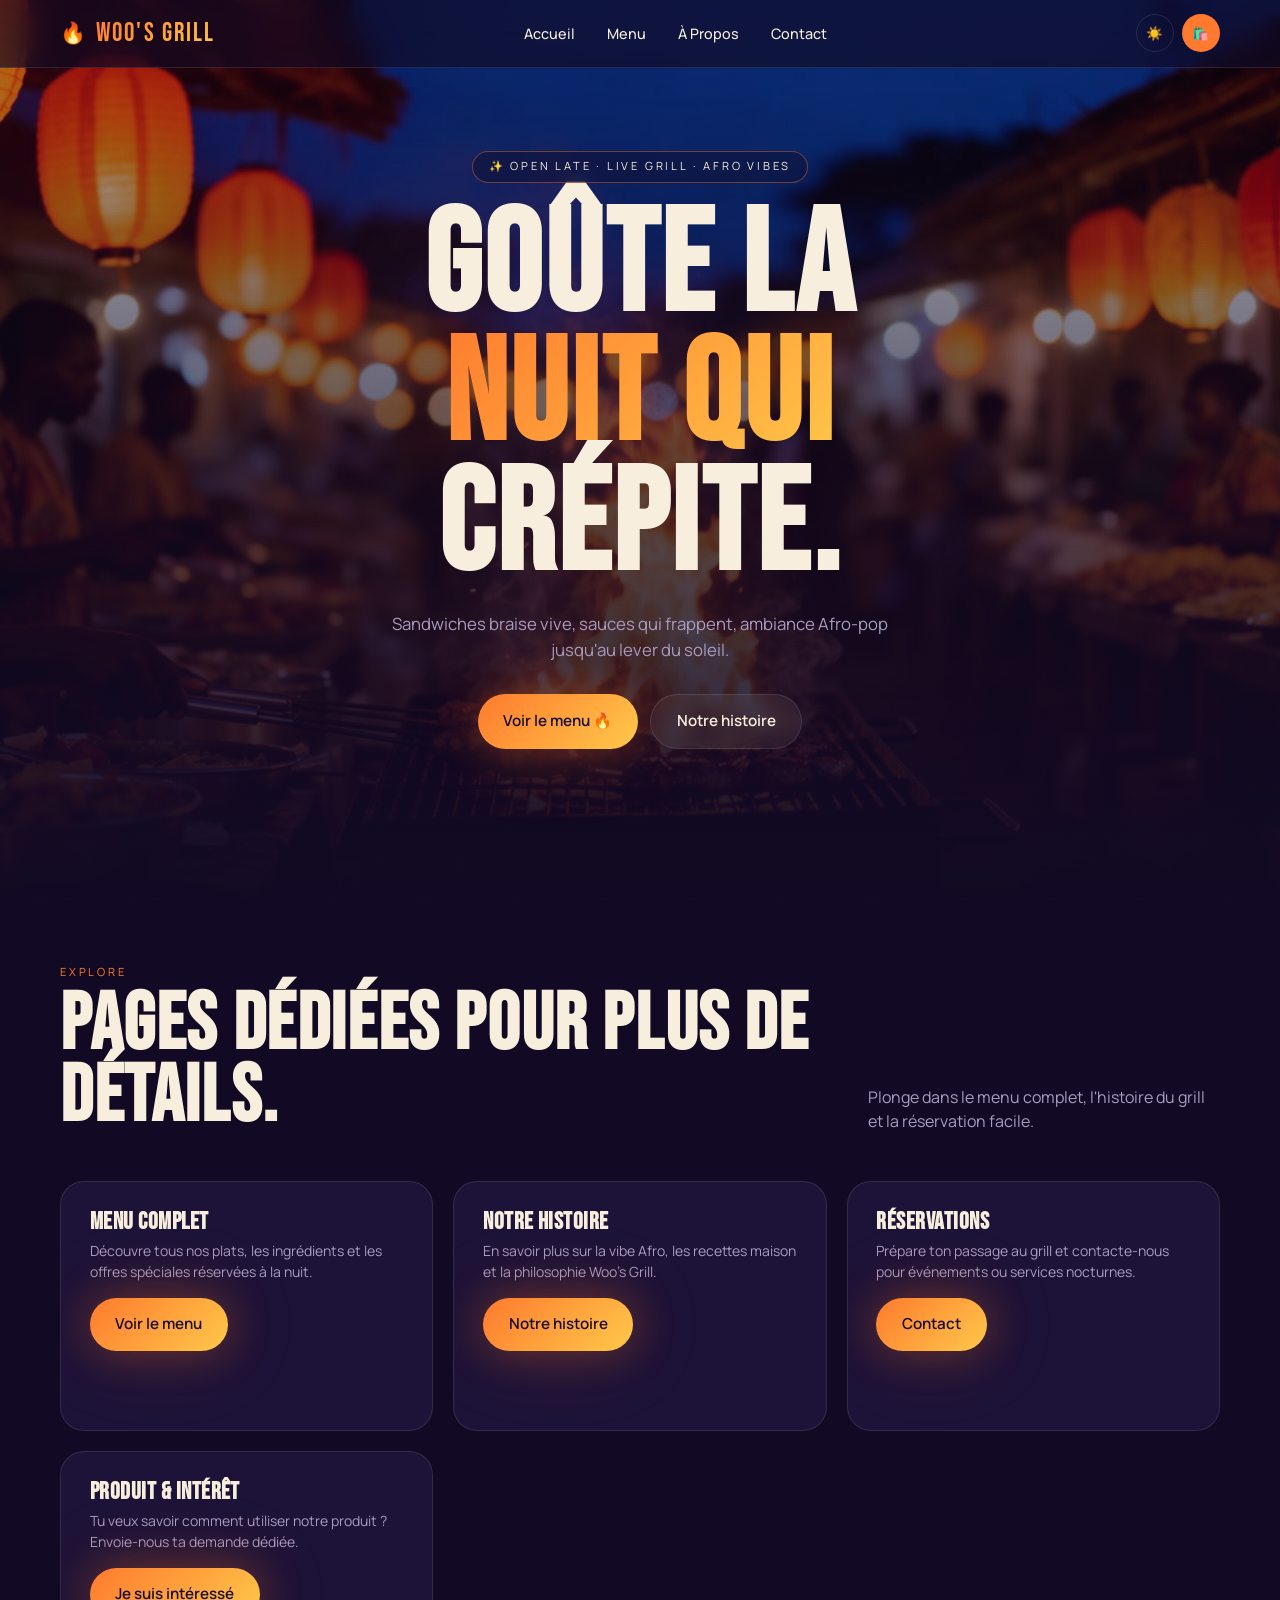
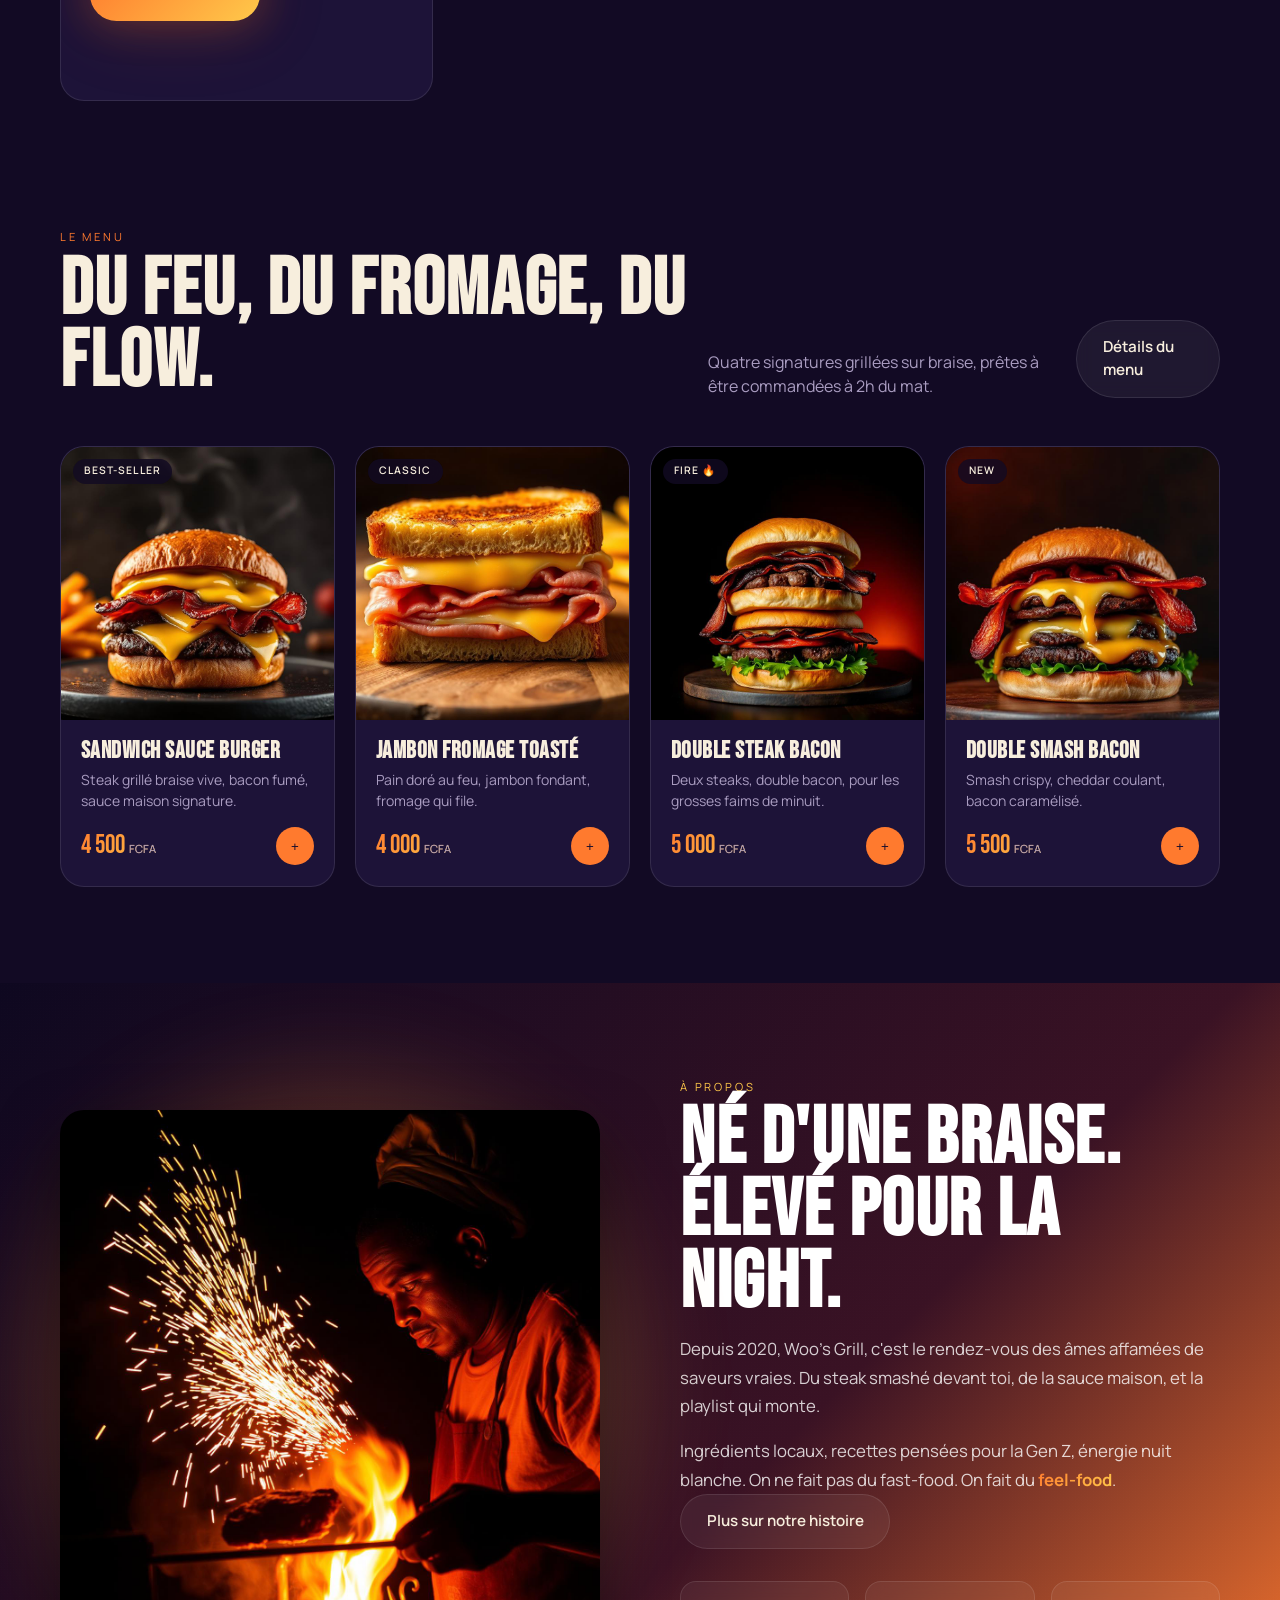
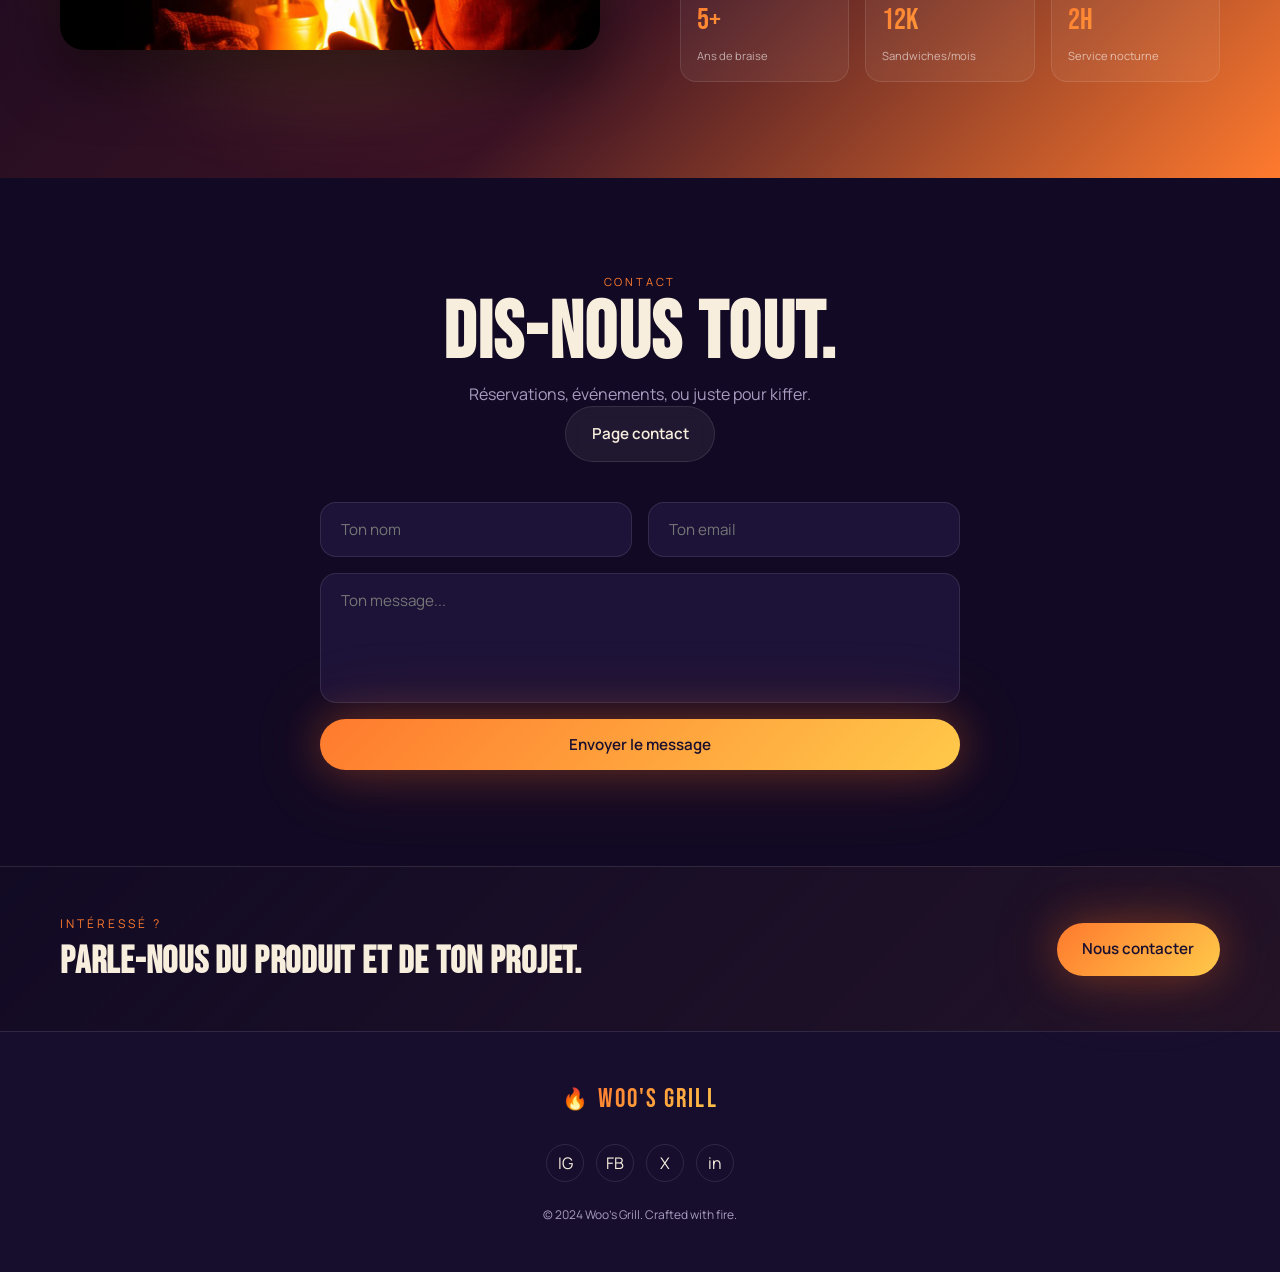
<file: index.html>
<!doctype html>
<html lang="fr" data-theme="dark">
<head>
<meta charset="utf-8" />
<meta name="viewport" content="width=device-width,initial-scale=1" />
<title>Woo's Grill — Afro-Night Flame Kitchen</title>
<meta name="description" content="Sandwiches grillés au feu, vibes Afro-pop, nuits qui claquent. Woo's Grill: street food, smash burgers et bonnes ondes pour la Gen Z." />
<link rel="preconnect" href="https://fonts.googleapis.com">
<link rel="preconnect" href="https://fonts.gstatic.com" crossorigin>
<link href="https://fonts.googleapis.com/css2?family=Bebas+Neue&family=Manrope:wght@400;500;600;700&display=swap" rel="stylesheet">
<link rel="stylesheet" href="styles.css">
</head>
<body>

<!-- Header / navigation: brand, links and actions -->
<header class="nav">
  <div class="nav-inner">
    <a href="#accueil" class="brand"><span class="flame">🔥</span><span class="ember-text">WOO'S GRILL</span></a>
    <nav class="links">
      <a href="#accueil">Accueil</a><a href="#menu">Menu</a><a href="#apropos">À Propos</a><a href="#contact">Contact</a>
    </nav>
    <div class="nav-actions">
      <button class="icon-btn" id="themeToggle" aria-label="Toggle theme">🌙</button>
      <button class="icon-btn primary" aria-label="Panier">🛍️</button>
      <button class="icon-btn" id="menuToggle" aria-label="Menu">☰</button>
    </div>
  </div>
  <div id="mobileMenu">
    <a href="#accueil">Accueil</a><a href="#menu">Menu</a><a href="#apropos">À Propos</a><a href="#contact">Contact</a>
  </div>
</header>

<!-- Hero / Accueil: main visual with CTA -->
<section id="accueil" class="hero">
  <div class="hero-bg"><img src="/img/hero-bg.jpg" alt="" /></div>
  <div class="hero-overlay"></div>
  <div class="grain"></div>
  <div class="sparks" id="sparks"></div>
  <div class="hero-content">
    <div class="badge reveal">✨ Open Late · Live Grill · Afro Vibes</div>
    <h1 class="reveal"><span>Goûte la</span><br><span class="ember-text">nuit qui</span><br><span>crépite.</span></h1>
    <p class="lead reveal">Sandwiches braise vive, sauces qui frappent, ambiance Afro-pop jusqu'au lever du soleil.</p>
    <div class="cta reveal">
      <a href="#menu" class="btn btn-primary">Voir le menu 🔥</a>
      <a href="#apropos" class="btn btn-ghost">Notre histoire</a>
    </div>
  </div>
</section>

<section class="features">
  <div class="container">
    <div class="section-head reveal">
      <div>
        <div class="eyebrow">Explore</div>
        <h2 class="h-display" style="margin-top:.5rem">Pages dédiées pour plus de détails.</h2>
      </div>
      <p style="color:var(--muted)">Plonge dans le menu complet, l'histoire du grill et la réservation facile.</p>
    </div>
    <div class="feature-grid">
      <article class="card reveal">
        <div class="card-body">
          <h3>Menu complet</h3>
          <p>Découvre tous nos plats, les ingrédients et les offres spéciales réservées à la nuit.</p>
          <a class="btn btn-primary" href="menu.html">Voir le menu</a>
        </div>
      </article>
      <article class="card reveal">
        <div class="card-body">
          <h3>Notre histoire</h3>
          <p>En savoir plus sur la vibe Afro, les recettes maison et la philosophie Woo's Grill.</p>
          <a class="btn btn-primary" href="about.html">Notre histoire</a>
        </div>
      </article>
      <article class="card reveal">
        <div class="card-body">
          <h3>Réservations</h3>
          <p>Prépare ton passage au grill et contacte-nous pour événements ou services nocturnes.</p>
          <a class="btn btn-primary" href="contact.html">Contact</a>
        </div>
      </article>
      <article class="card reveal">
        <div class="card-body">
          <h3>Produit & intérêt</h3>
          <p>Tu veux savoir comment utiliser notre produit ? Envoie-nous ta demande dédiée.</p>
          <a class="btn btn-primary" href="interest.html">Je suis intéressé</a>
        </div>
      </article>
    </div>
  </div>
</section>

<!-- Menu: dynamically rendered menu cards -->
<section id="menu">
  <div class="container">
    <div class="section-head reveal">
      <div>
        <div class="eyebrow">Le Menu</div>
        <h2 class="h-display" style="margin-top:.5rem">Du feu, du fromage, du flow.</h2>
      </div>
      <p style="color:var(--muted)">Quatre signatures grillées sur braise, prêtes à être commandées à 2h du mat.</p>
      <a class="btn btn-ghost" href="menu.html">Détails du menu</a>
    </div>
    <div class="menu-grid" id="menuGrid"></div>
  </div>
</section>

<!-- About / À Propos: story, stats and imagery -->
<section id="apropos" class="about">
  <div class="grain"></div>
  <div class="container about-grid">
    <div class="about-img reveal"><img src="/img/about.jpg" alt="Notre chef au feu" /></div>
    <div class="about-text reveal">
      <div class="eyebrow">À Propos</div>
      <h2 class="h-display" style="margin-top:.5rem">Né d'une braise. Élevé pour la night.</h2>
      <p>Depuis 2020, Woo's Grill, c'est le rendez-vous des âmes affamées de saveurs vraies. Du steak smashé devant toi, de la sauce maison, et la playlist qui monte.</p>
      <p>Ingrédients locaux, recettes pensées pour la Gen Z, énergie nuit blanche. On ne fait pas du fast-food. On fait du <span class="ember-text" style="font-weight:700">feel-food</span>.</p>
      <a class="btn btn-ghost" href="about.html">Plus sur notre histoire</a>
      <div class="stats">
        <div class="stat"><div class="stat-num ember-text">5+</div><div class="stat-lbl">Ans de braise</div></div>
        <div class="stat"><div class="stat-num ember-text">12k</div><div class="stat-lbl">Sandwiches/mois</div></div>
        <div class="stat"><div class="stat-num ember-text">2h</div><div class="stat-lbl">Service nocturne</div></div>
      </div>
    </div>
  </div>
</section>

<!-- Contact: contact form and quick reach-out -->
<section id="contact">
  <div class="contact-wrap reveal">
    <div class="eyebrow">Contact</div>
    <h2 class="h-display" style="margin-top:.5rem">Dis-nous tout.</h2>
    <p style="color:var(--muted);margin-top:.75rem">Réservations, événements, ou juste pour kiffer.</p>
    <a class="btn btn-ghost" href="contact.html">Page contact</a>
    <form onsubmit="event.preventDefault();alert('Message envoyé 🔥')">
      <div class="form-row">
        <input placeholder="Ton nom" required />
        <input type="email" placeholder="Ton email" required />
      </div>
      <textarea placeholder="Ton message..." required></textarea>
      <button class="btn btn-primary" type="submit">Envoyer le message</button>
    </form>
  </div>
</section>

<section class="page-cta">
  <div class="container cta-inner">
    <div>
      <div class="eyebrow">Intéressé ?</div>
      <h2 class="h-display" style="margin-top:.5rem">Parle-nous du produit et de ton projet.</h2>
    </div>
    <a class="btn btn-primary" href="contact.html">Nous contacter</a>
  </div>
</section>

<footer>
  <a href="#accueil" class="brand" style="justify-content:center"><span class="flame">🔥</span><span class="ember-text">WOO'S GRILL</span></a>
  <div class="socials">
    <a class="icon-btn" href="https://instagram.com" target="_blank" rel="noopener" aria-label="Instagram">IG</a>
    <a class="icon-btn" href="https://facebook.com" target="_blank" rel="noopener" aria-label="Facebook">FB</a>
    <a class="icon-btn" href="https://twitter.com" target="_blank" rel="noopener" aria-label="Twitter">X</a>
    <a class="icon-btn" href="https://linkedin.com" target="_blank" rel="noopener" aria-label="LinkedIn">in</a>
  </div>
  <div class="copy">&copy; 2024 Woo's Grill. Crafted with fire.</div>
</footer>

<script src="app.js" defer></script>
</body>
</html>
</file>
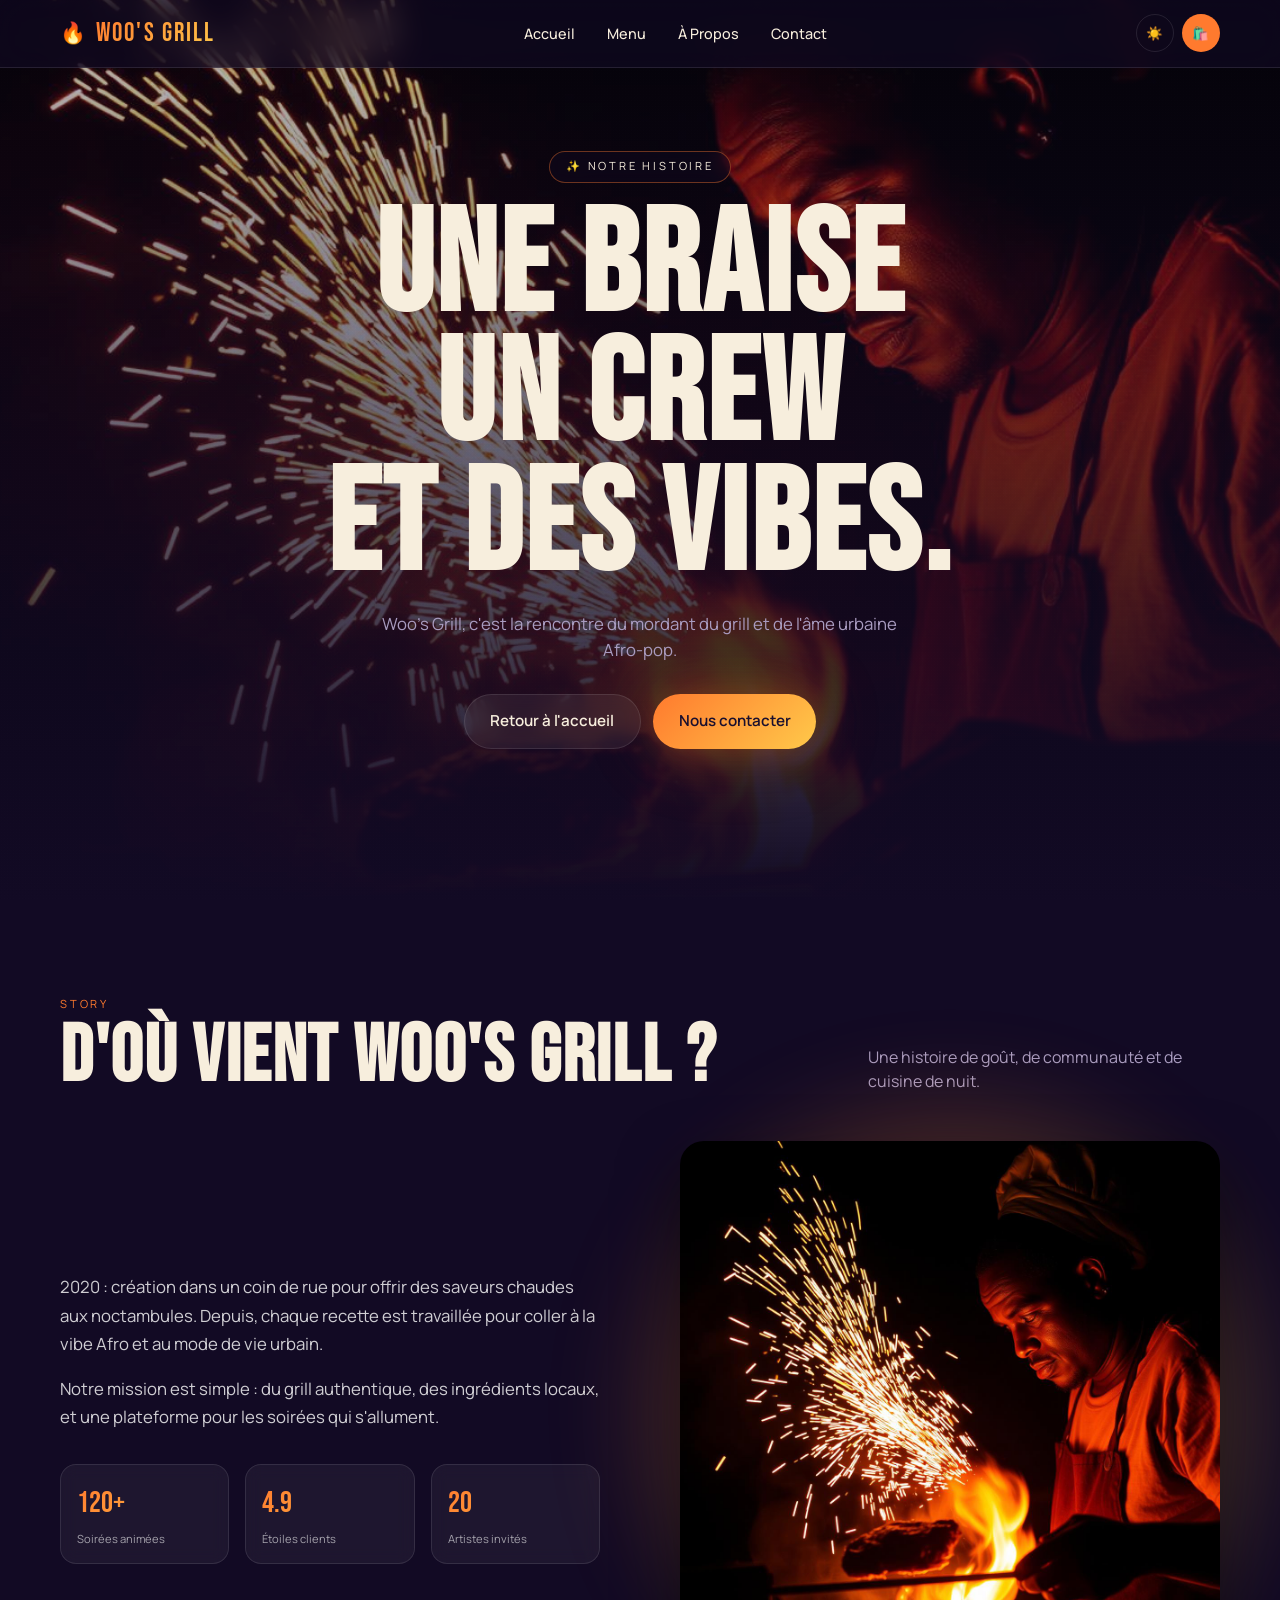
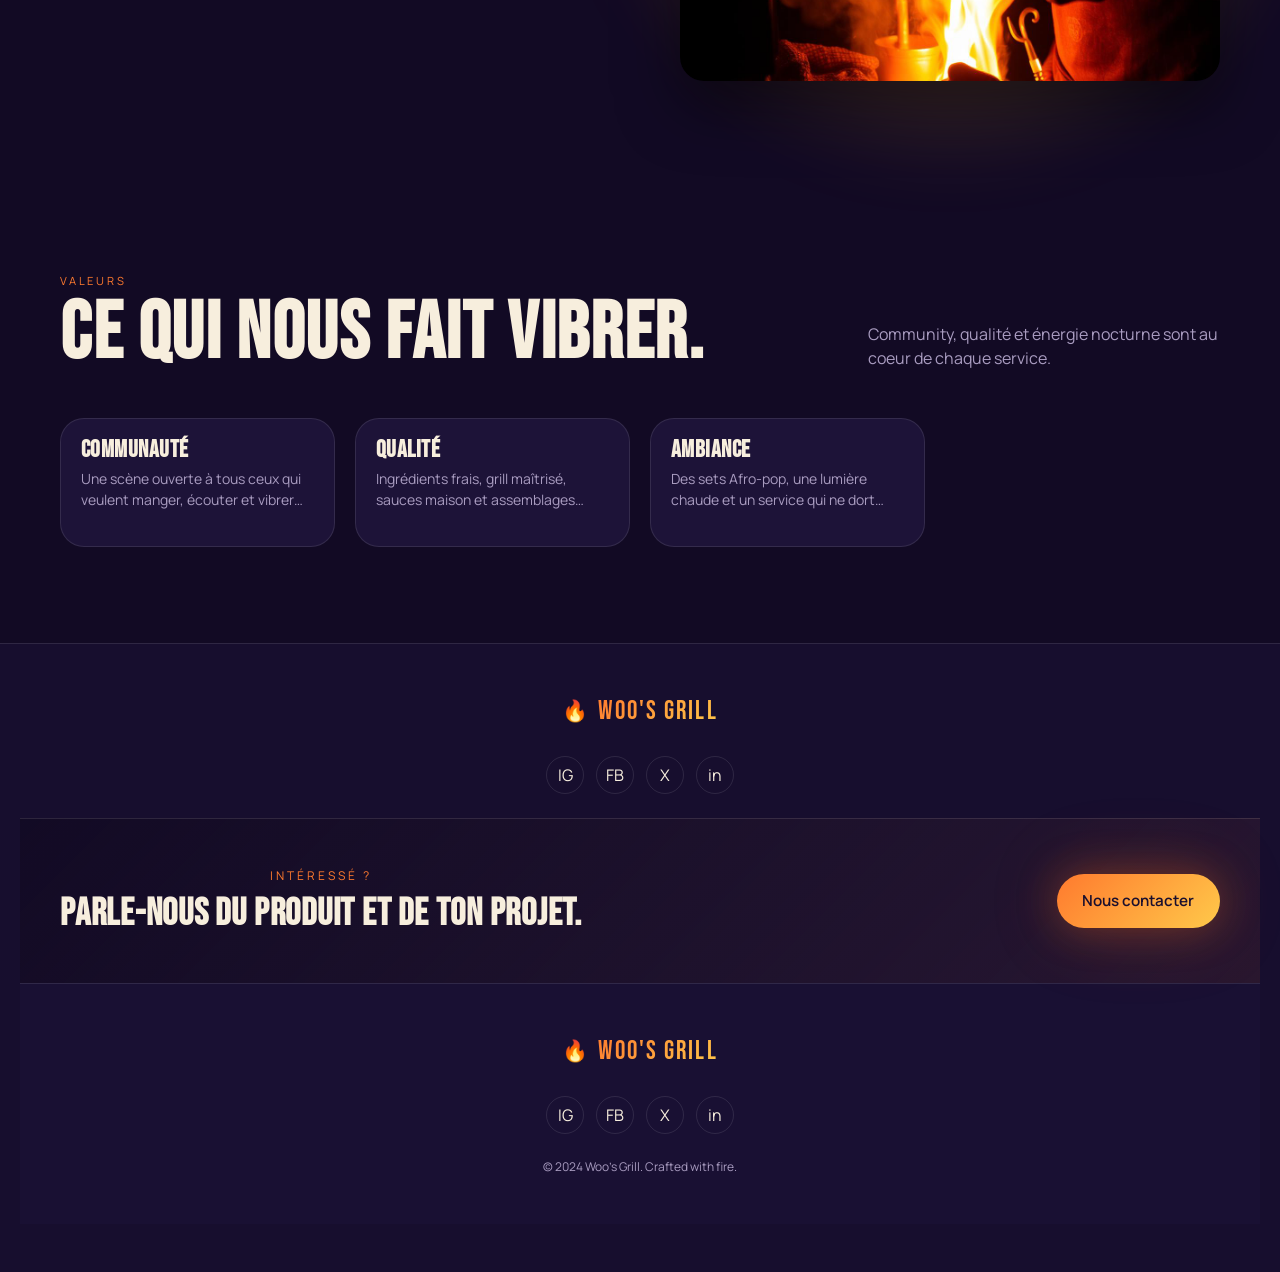
<file: about.html>
<!doctype html>
<html lang="fr" data-theme="dark">
<head>
  <meta charset="utf-8" />
  <meta name="viewport" content="width=device-width,initial-scale=1" />
  <title>À propos — Woo's Grill</title>
  <meta name="description" content="Apprenez l'histoire de Woo's Grill, nos valeurs et nos inspirations Afro-pop." />
  <link rel="preconnect" href="https://fonts.googleapis.com">
  <link rel="preconnect" href="https://fonts.gstatic.com" crossorigin>
  <link href="https://fonts.googleapis.com/css2?family=Bebas+Neue&family=Manrope:wght@400;500;600;700&display=swap" rel="stylesheet">
  <link rel="stylesheet" href="styles.css">
</head>
<body>
<header class="nav">
  <div class="nav-inner">
    <a href="index.html" class="brand"><span class="flame">🔥</span><span class="ember-text">WOO'S GRILL</span></a>
    <nav class="links">
      <a href="index.html">Accueil</a>
      <a href="menu.html">Menu</a>
      <a href="about.html">À Propos</a>
      <a href="contact.html">Contact</a>
    </nav>
    <div class="nav-actions">
      <button class="icon-btn" id="themeToggle" aria-label="Toggle theme">🌙</button>
      <button class="icon-btn primary" aria-label="Panier">🛍️</button>
      <button class="icon-btn" id="menuToggle" aria-label="Menu">☰</button>
    </div>
  </div>
  <div id="mobileMenu">
    <a href="index.html">Accueil</a><a href="menu.html">Menu</a><a href="about.html">À Propos</a><a href="contact.html">Contact</a>
  </div>
</header>

<section class="hero">
  <div class="hero-bg"><img src="/img/about.jpg" alt="Notre histoire" /></div>
  <div class="hero-overlay"></div>
  <div class="grain"></div>
  <div class="hero-content">
    <div class="badge reveal">✨ Notre histoire</div>
    <h1 class="reveal"><span>Une braise</span><br><span>un crew</span><br><span>et des vibes.</span></h1>
    <p class="lead reveal">Woo's Grill, c'est la rencontre du mordant du grill et de l'âme urbaine Afro-pop.</p>
    <div class="cta reveal">
      <a href="index.html" class="btn btn-ghost">Retour à l'accueil</a>
      <a href="contact.html" class="btn btn-primary">Nous contacter</a>
    </div>
  </div>
</section>

<section>
  <div class="container">
    <div class="section-head reveal">
      <div>
        <div class="eyebrow">Story</div>
        <h2 class="h-display" style="margin-top:.5rem">D'où vient Woo's Grill ?</h2>
      </div>
      <p style="color:var(--muted)">Une histoire de goût, de communauté et de cuisine de nuit.</p>
    </div>

    <div class="about-grid">
      <div class="about-text reveal">
        <p>2020 : création dans un coin de rue pour offrir des saveurs chaudes aux noctambules. Depuis, chaque recette est travaillée pour coller à la vibe Afro et au mode de vie urbain.</p>
        <p>Notre mission est simple : du grill authentique, des ingrédients locaux, et une plateforme pour les soirées qui s'allument.</p>
        <div class="stats">
          <div class="stat"><div class="stat-num ember-text">120+</div><div class="stat-lbl">Soirées animées</div></div>
          <div class="stat"><div class="stat-num ember-text">4.9</div><div class="stat-lbl">Étoiles clients</div></div>
          <div class="stat"><div class="stat-num ember-text">20</div><div class="stat-lbl">Artistes invités</div></div>
        </div>
      </div>
      <div class="about-img reveal"><img src="/img/about.jpg" alt="Chef au grill" /></div>
    </div>
  </div>
</section>

<section>
  <div class="container">
    <div class="section-head reveal">
      <div>
        <div class="eyebrow">Valeurs</div>
        <h2 class="h-display" style="margin-top:.5rem">Ce qui nous fait vibrer.</h2>
      </div>
      <p style="color:var(--muted)">Community, qualité et énergie nocturne sont au coeur de chaque service.</p>
    </div>
    <div class="menu-grid">
      <article class="card reveal">
        <div class="card-body">
          <h3>Communauté</h3>
          <p>Une scène ouverte à tous ceux qui veulent manger, écouter et vibrer ensemble.</p>
        </div>
      </article>
      <article class="card reveal">
        <div class="card-body">
          <h3>Qualité</h3>
          <p>Ingrédients frais, grill maîtrisé, sauces maison et assemblages audacieux.</p>
        </div>
      </article>
      <article class="card reveal">
        <div class="card-body">
          <h3>Ambiance</h3>
          <p>Des sets Afro-pop, une lumière chaude et un service qui ne dort jamais.</p>
        </div>
      </article>
    </div>
  </div>
</section>

<footer>
  <a href="index.html" class="brand" style="justify-content:center"><span class="flame">🔥</span><span class="ember-text">WOO'S GRILL</span></a>
  <div class="socials">
    <a class="icon-btn" href="https://instagram.com" target="_blank" rel="noopener">IG</a>
    <a class="icon-btn" href="https://facebook.com" target="_blank" rel="noopener">FB</a>
    <a class="icon-btn" href="https://twitter.com" target="_blank" rel="noopener">X</a>
    <a class="icon-btn" href="https://linkedin.com" target="_blank" rel="noopener">in</a>
  </div>
  </div>
</section>

<section class="page-cta">
  <div class="container cta-inner">
    <div>
      <div class="eyebrow">Intéressé ?</div>
      <h2 class="h-display" style="margin-top:.5rem">Parle-nous du produit et de ton projet.</h2>
    </div>
    <a class="btn btn-primary" href="contact.html">Nous contacter</a>
  </div>
</section>

<footer>
  <a href="index.html" class="brand" style="justify-content:center"><span class="flame">🔥</span><span class="ember-text">WOO'S GRILL</span></a>
  <div class="socials">
    <a class="icon-btn" href="https://instagram.com" target="_blank" rel="noopener">IG</a>
    <a class="icon-btn" href="https://facebook.com" target="_blank" rel="noopener">FB</a>
    <a class="icon-btn" href="https://twitter.com" target="_blank" rel="noopener">X</a>
    <a class="icon-btn" href="https://linkedin.com" target="_blank" rel="noopener">in</a>
  </div>
  <div class="copy">&copy; 2024 Woo's Grill. Crafted with fire.</div>
</footer>

<script src="app.js" defer></script>
</body>
</html>
</file>
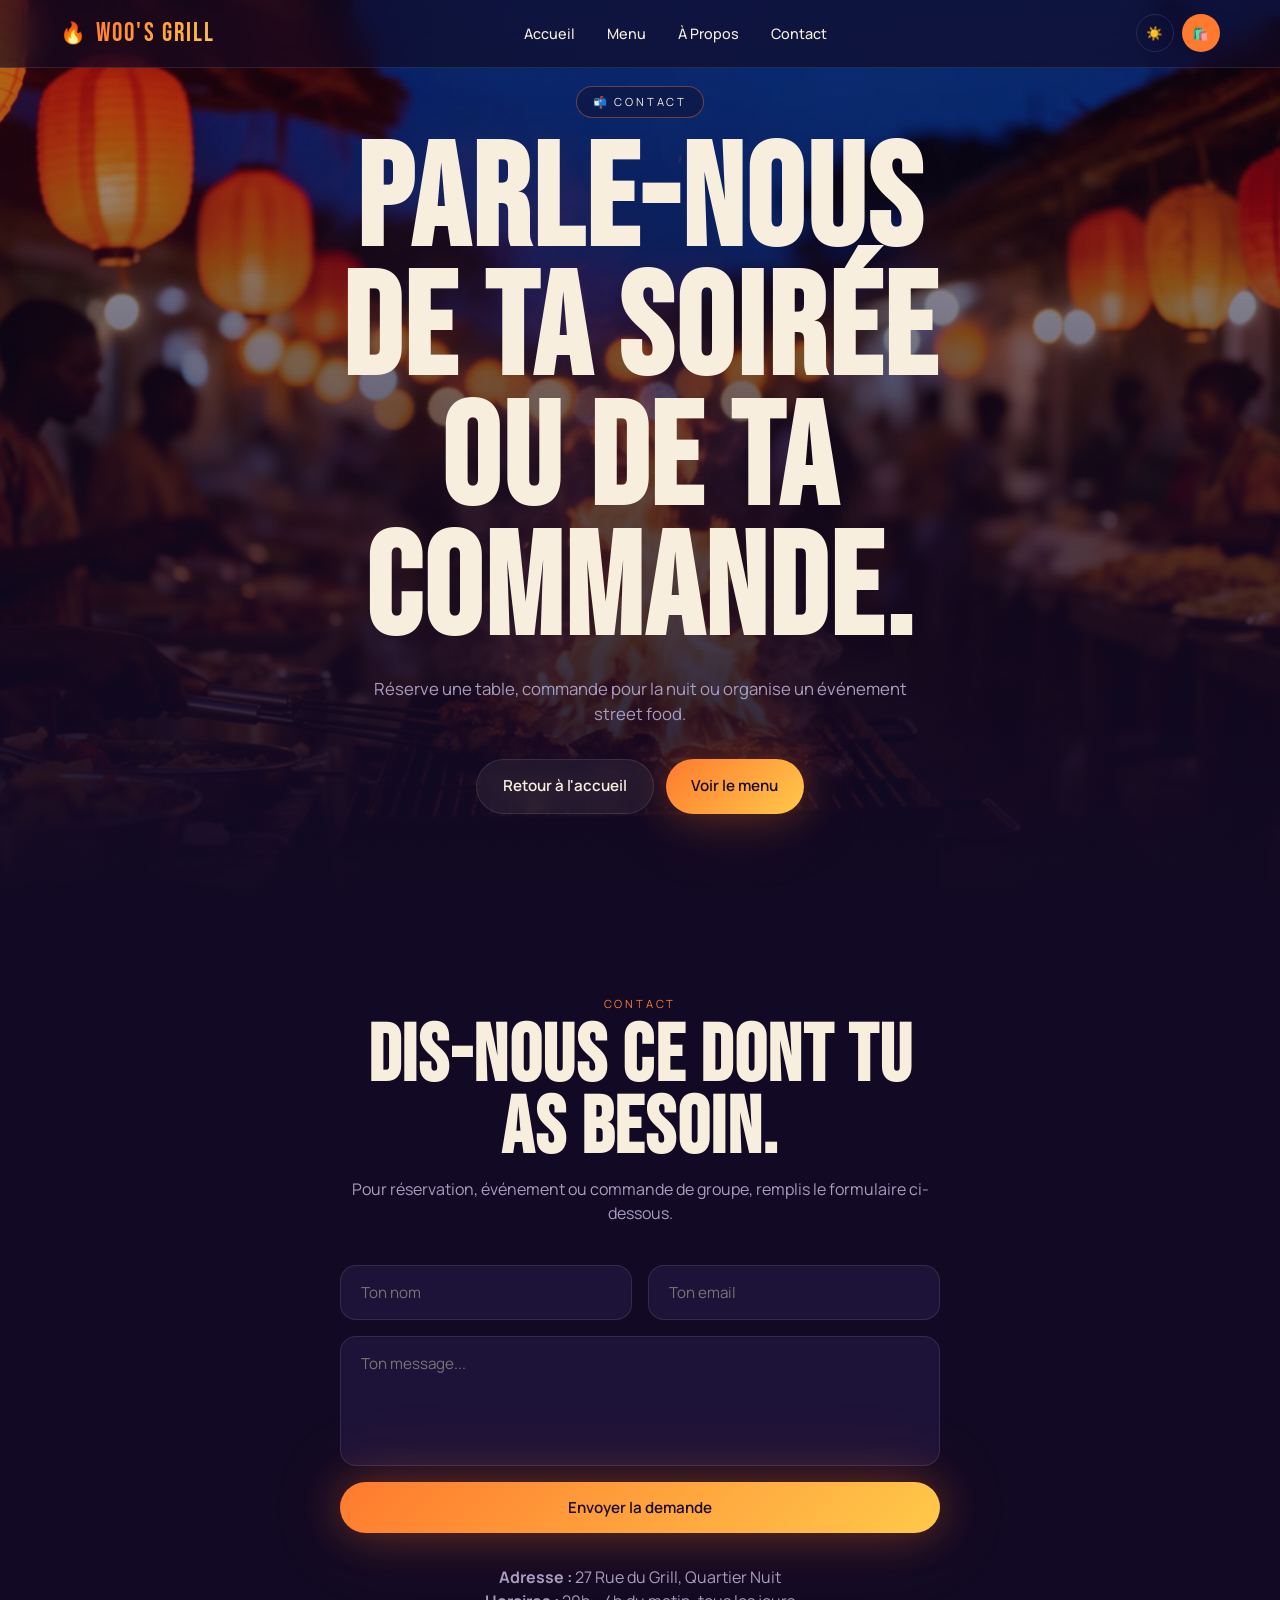
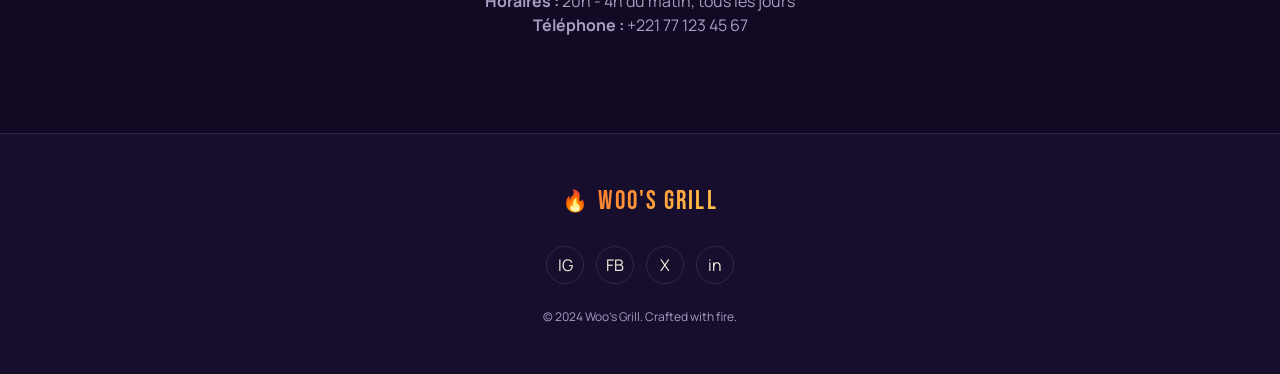
<file: contact.html>
<!doctype html>
<html lang="fr" data-theme="dark">
<head>
  <meta charset="utf-8" />
  <meta name="viewport" content="width=device-width,initial-scale=1" />
  <title>Contact — Woo's Grill</title>
  <meta name="description" content="Contactez Woo's Grill pour réservation, événements et commandes nocturnes." />
  <link rel="preconnect" href="https://fonts.googleapis.com">
  <link rel="preconnect" href="https://fonts.gstatic.com" crossorigin>
  <link href="https://fonts.googleapis.com/css2?family=Bebas+Neue&family=Manrope:wght@400;500;600;700&display=swap" rel="stylesheet">
  <link rel="stylesheet" href="styles.css">
</head>
<body>
<header class="nav">
  <div class="nav-inner">
    <a href="index.html" class="brand"><span class="flame">🔥</span><span class="ember-text">WOO'S GRILL</span></a>
    <nav class="links">
      <a href="index.html">Accueil</a>
      <a href="menu.html">Menu</a>
      <a href="about.html">À Propos</a>
      <a href="contact.html">Contact</a>
    </nav>
    <div class="nav-actions">
      <button class="icon-btn" id="themeToggle" aria-label="Toggle theme">🌙</button>
      <button class="icon-btn primary" aria-label="Panier">🛍️</button>
      <button class="icon-btn" id="menuToggle" aria-label="Menu">☰</button>
    </div>
  </div>
  <div id="mobileMenu">
    <a href="index.html">Accueil</a><a href="menu.html">Menu</a><a href="about.html">À Propos</a><a href="contact.html">Contact</a>
  </div>
</header>

<section class="hero">
  <div class="hero-bg"><img src="/img/hero-bg.jpg" alt="Contactez-nous" /></div>
  <div class="hero-overlay"></div>
  <div class="grain"></div>
  <div class="hero-content">
    <div class="badge reveal">📬 Contact</div>
    <h1 class="reveal"><span>Parle-nous</span><br><span>de ta soirée</span><br><span>ou de ta commande.</span></h1>
    <p class="lead reveal">Réserve une table, commande pour la nuit ou organise un événement street food.</p>
    <div class="cta reveal">
      <a href="index.html" class="btn btn-ghost">Retour à l'accueil</a>
      <a href="menu.html" class="btn btn-primary">Voir le menu</a>
    </div>
  </div>
</section>

<section>
  <div class="container contact-wrap reveal">
    <div class="eyebrow">Contact</div>
    <h2 class="h-display" style="margin-top:.5rem">Dis-nous ce dont tu as besoin.</h2>
    <p style="color:var(--muted);margin-top:.75rem">Pour réservation, événement ou commande de groupe, remplis le formulaire ci-dessous.</p>
    <form onsubmit="event.preventDefault();alert('Demande envoyée 🔥')">
      <div class="form-row">
        <input placeholder="Ton nom" required />
        <input type="email" placeholder="Ton email" required />
      </div>
      <textarea placeholder="Ton message..." required></textarea>
      <button class="btn btn-primary" type="submit">Envoyer la demande</button>
    </form>
    <div style="margin-top:2rem;color:var(--muted)">
      <p><strong>Adresse :</strong> 27 Rue du Grill, Quartier Nuit</p>
      <p><strong>Horaires :</strong> 20h - 4h du matin, tous les jours</p>
      <p><strong>Téléphone :</strong> +221 77 123 45 67</p>
    </div>
  </div>
</section>

<footer>
  <a href="index.html" class="brand" style="justify-content:center"><span class="flame">🔥</span><span class="ember-text">WOO'S GRILL</span></a>
  <div class="socials">
    <a class="icon-btn" href="https://instagram.com" target="_blank" rel="noopener">IG</a>
    <a class="icon-btn" href="https://facebook.com" target="_blank" rel="noopener">FB</a>
    <a class="icon-btn" href="https://twitter.com" target="_blank" rel="noopener">X</a>
    <a class="icon-btn" href="https://linkedin.com" target="_blank" rel="noopener">in</a>
  </div>
  <div class="copy">&copy; 2024 Woo's Grill. Crafted with fire.</div>
</footer>

<script src="app.js" defer></script>
</body>
</html>
</file>
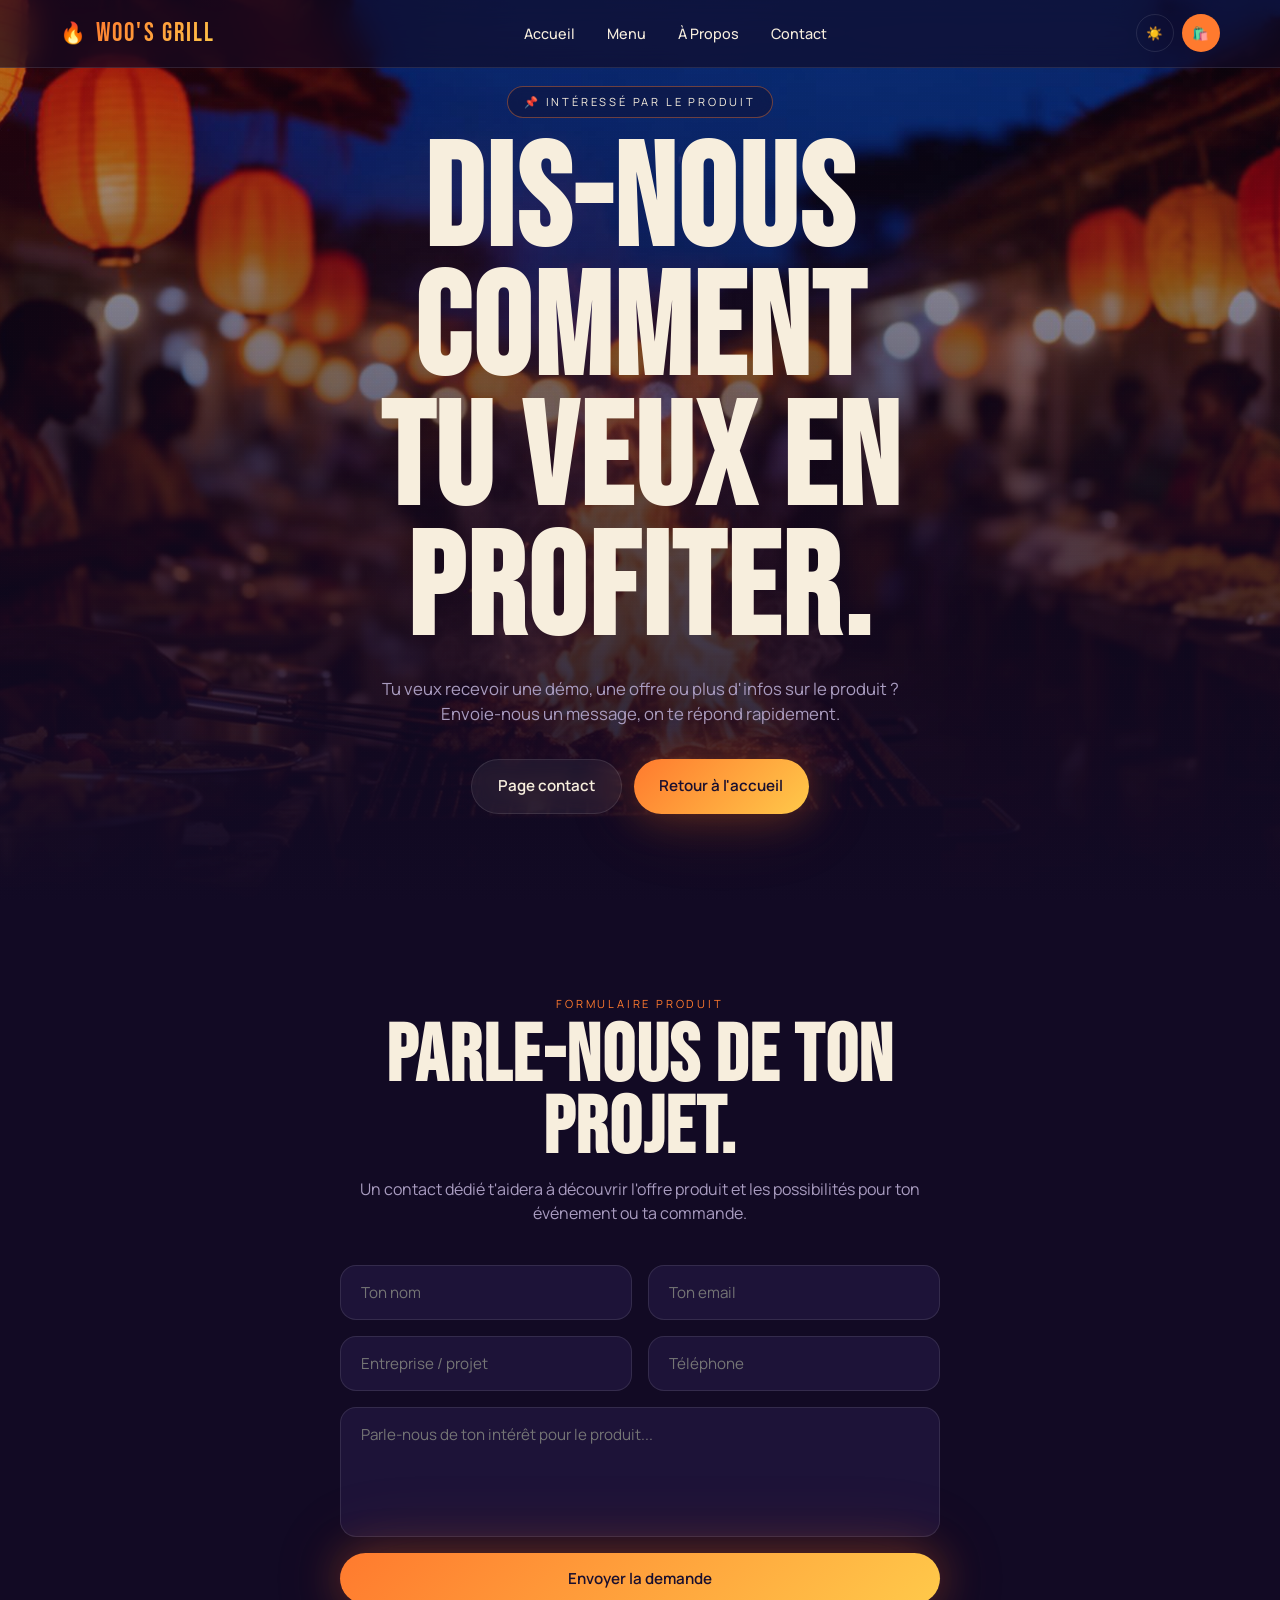
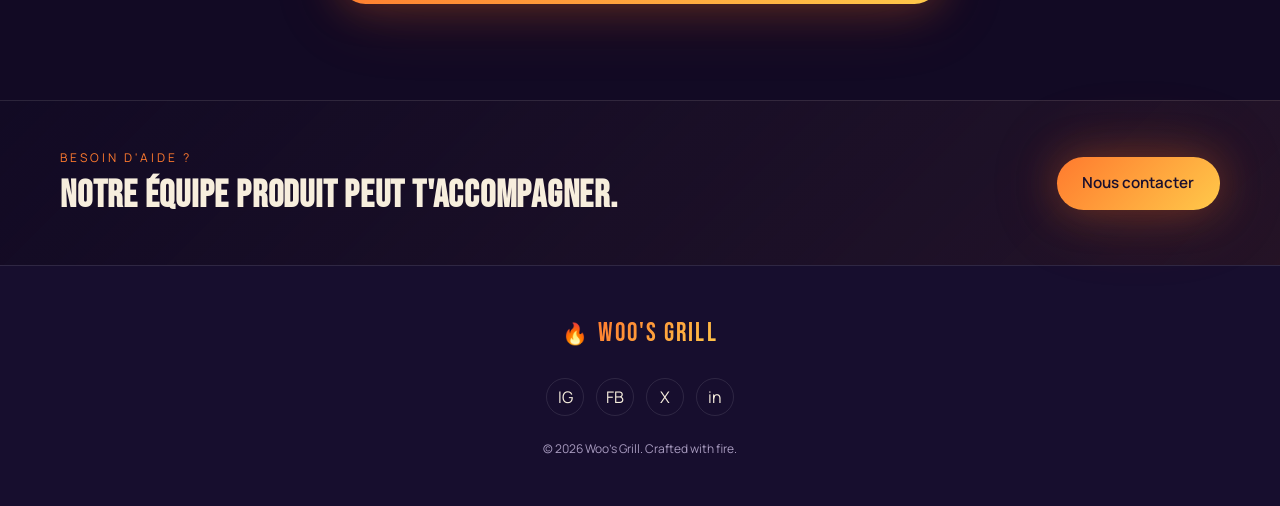
<file: interest.html>
<!doctype html>
<html lang="fr" data-theme="dark">
<head>
  <meta charset="utf-8" />
  <meta name="viewport" content="width=device-width,initial-scale=1" />
  <title>Intérêt produit — Woo's Grill</title>
  <meta name="description" content="Contactez Woo's Grill pour en savoir plus sur notre produit et notre offre spéciale." />
  <link rel="preconnect" href="https://fonts.googleapis.com">
  <link rel="preconnect" href="https://fonts.gstatic.com" crossorigin>
  <link href="https://fonts.googleapis.com/css2?family=Bebas+Neue&family=Manrope:wght@400;500;600;700&display=swap" rel="stylesheet">
  <link rel="stylesheet" href="styles.css">
</head>
<body>
<header class="nav">
  <div class="nav-inner">
    <a href="index.html" class="brand"><span class="flame">🔥</span><span class="ember-text">WOO'S GRILL</span></a>
    <nav class="links">
      <a href="index.html">Accueil</a>
      <a href="menu.html">Menu</a>
      <a href="about.html">À Propos</a>
      <a href="contact.html">Contact</a>
    </nav>
    <div class="nav-actions">
      <button class="icon-btn" id="themeToggle" aria-label="Toggle theme">🌙</button>
      <button class="icon-btn primary" aria-label="Panier">🛍️</button>
      <button class="icon-btn" id="menuToggle" aria-label="Menu">☰</button>
    </div>
  </div>
  <div id="mobileMenu">
    <a href="index.html">Accueil</a><a href="menu.html">Menu</a><a href="about.html">À Propos</a><a href="contact.html">Contact</a>
  </div>
</header>

<section class="hero">
  <div class="hero-bg"><img src="/img/hero-bg.jpg" alt="Contact produit" /></div>
  <div class="hero-overlay"></div>
  <div class="grain"></div>
  <div class="hero-content">
    <div class="badge reveal">📌 Intéressé par le produit</div>
    <h1 class="reveal"><span>Dis-nous</span><br><span>comment</span><br><span>tu veux en profiter.</span></h1>
    <p class="lead reveal">Tu veux recevoir une démo, une offre ou plus d'infos sur le produit ? Envoie-nous un message, on te répond rapidement.</p>
    <div class="cta reveal">
      <a href="contact.html" class="btn btn-ghost">Page contact</a>
      <a href="index.html" class="btn btn-primary">Retour à l'accueil</a>
    </div>
  </div>
</section>

<section>
  <div class="container contact-wrap reveal">
    <div class="eyebrow">Formulaire Produit</div>
    <h2 class="h-display" style="margin-top:.5rem">Parle-nous de ton projet.</h2>
    <p style="color:var(--muted);margin-top:.75rem">Un contact dédié t'aidera à découvrir l'offre produit et les possibilités pour ton événement ou ta commande.</p>
    <form id="interestForm">
      <div class="form-row">
        <input name="name" placeholder="Ton nom" required />
        <input name="email" type="email" placeholder="Ton email" required />
      </div>
      <div class="form-row">
        <input name="company" placeholder="Entreprise / projet" />
        <input name="phone" type="tel" placeholder="Téléphone" />
      </div>
      <textarea name="message" placeholder="Parle-nous de ton intérêt pour le produit..." required></textarea>
      <button class="btn btn-primary" type="submit">Envoyer la demande</button>
    </form>
  </div>
</section>

<section class="page-cta">
  <div class="container cta-inner">
    <div>
      <div class="eyebrow">Besoin d'aide ?</div>
      <h2 class="h-display" style="margin-top:.5rem">Notre équipe produit peut t'accompagner.</h2>
    </div>
    <a class="btn btn-primary" href="contact.html">Nous contacter</a>
  </div>
</section>

<footer>
  <a href="index.html" class="brand" style="justify-content:center"><span class="flame">🔥</span><span class="ember-text">WOO'S GRILL</span></a>
  <div class="socials">
    <a class="icon-btn" href="https://instagram.com" target="_blank" rel="noopener">IG</a>
    <a class="icon-btn" href="https://facebook.com" target="_blank" rel="noopener">FB</a>
    <a class="icon-btn" href="https://twitter.com" target="_blank" rel="noopener">X</a>
    <a class="icon-btn" href="https://linkedin.com" target="_blank" rel="noopener">in</a>
  </div>
  <div class="copy">&copy; 2026 Woo's Grill. Crafted with fire.</div>
</footer>

<script src="app.js" defer></script>
<script>
  const interestForm = document.getElementById('interestForm');
  if (interestForm) {
    interestForm.addEventListener('submit', (event) => {
      event.preventDefault();
      const data = {
        name: interestForm.name.value,
        email: interestForm.email.value,
        company: interestForm.company.value,
        phone: interestForm.phone.value,
        message: interestForm.message.value,
        timestamp: new Date().toISOString()
      };
      console.log('Interest form submitted:', data);
      alert('Merci ! Nous avons bien reçu ta demande.');
      interestForm.reset();
    });
  }
</script>
</body>
</html>
</file>
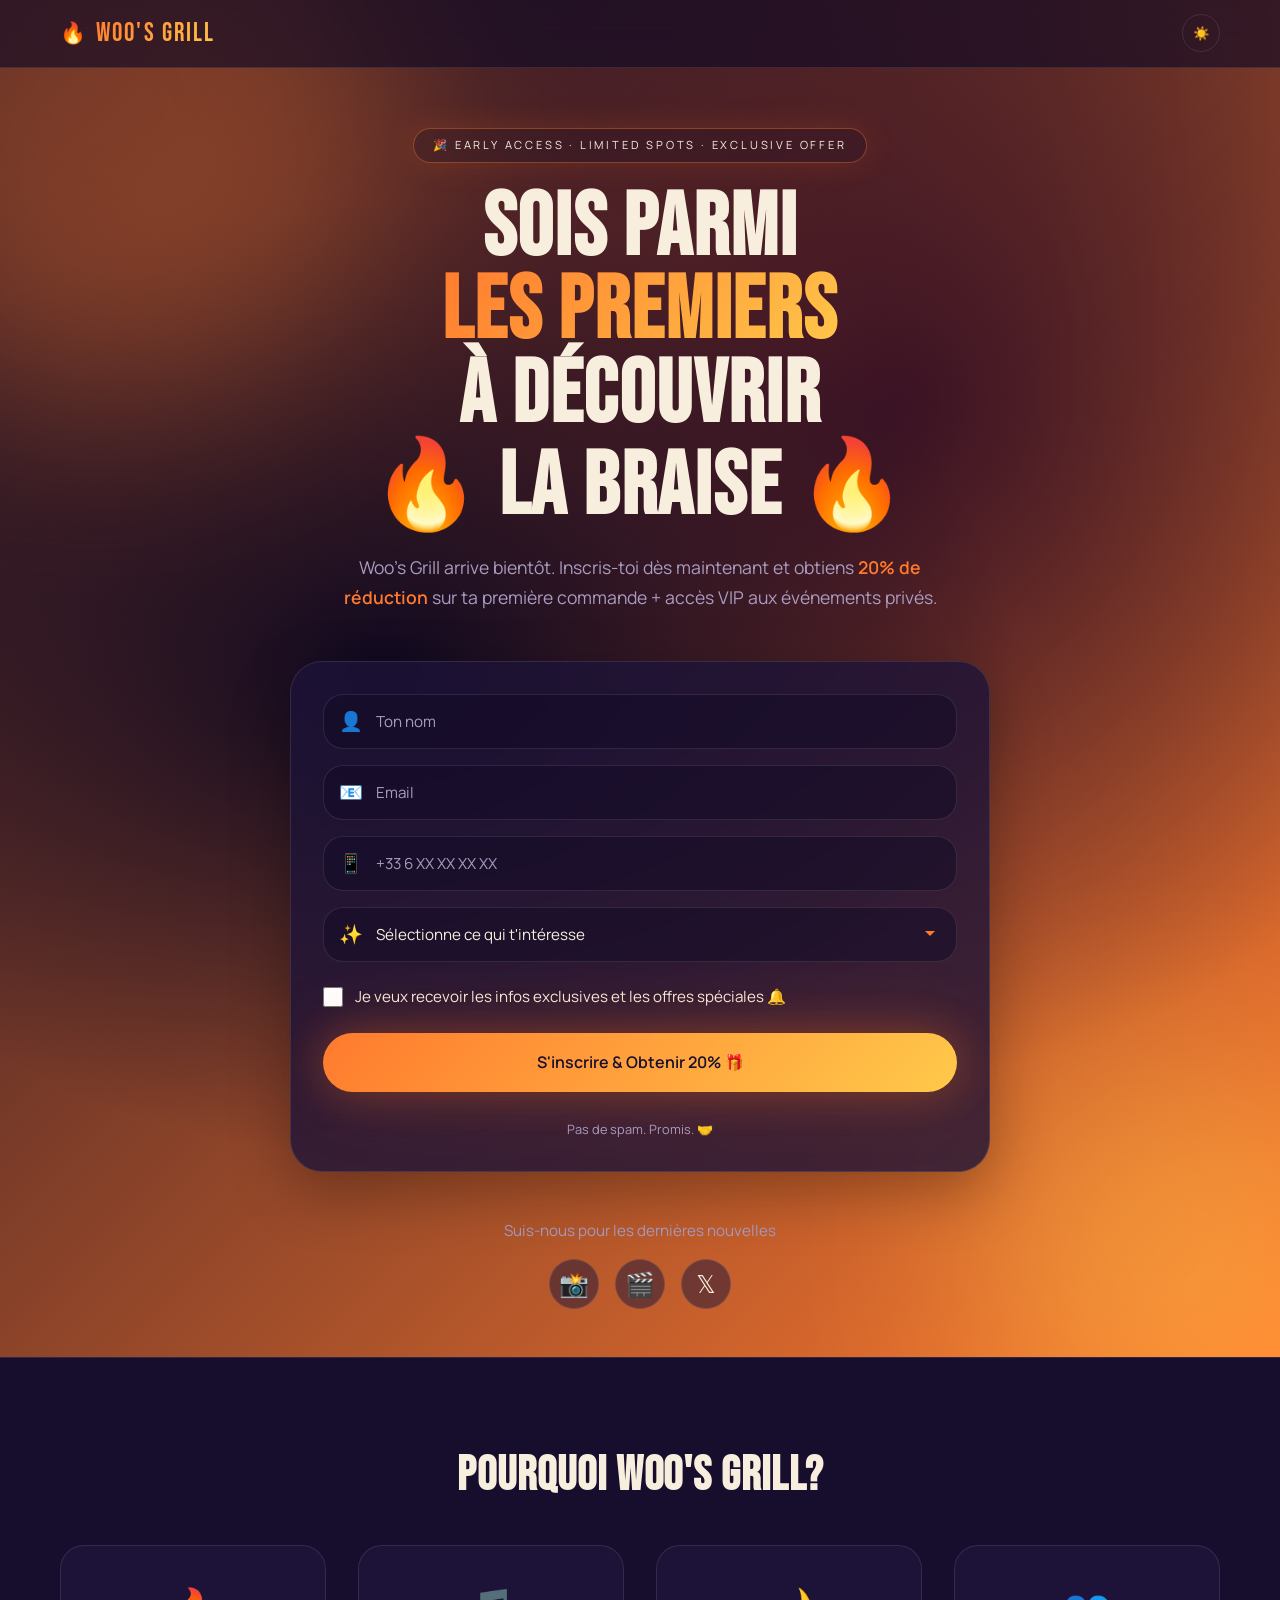
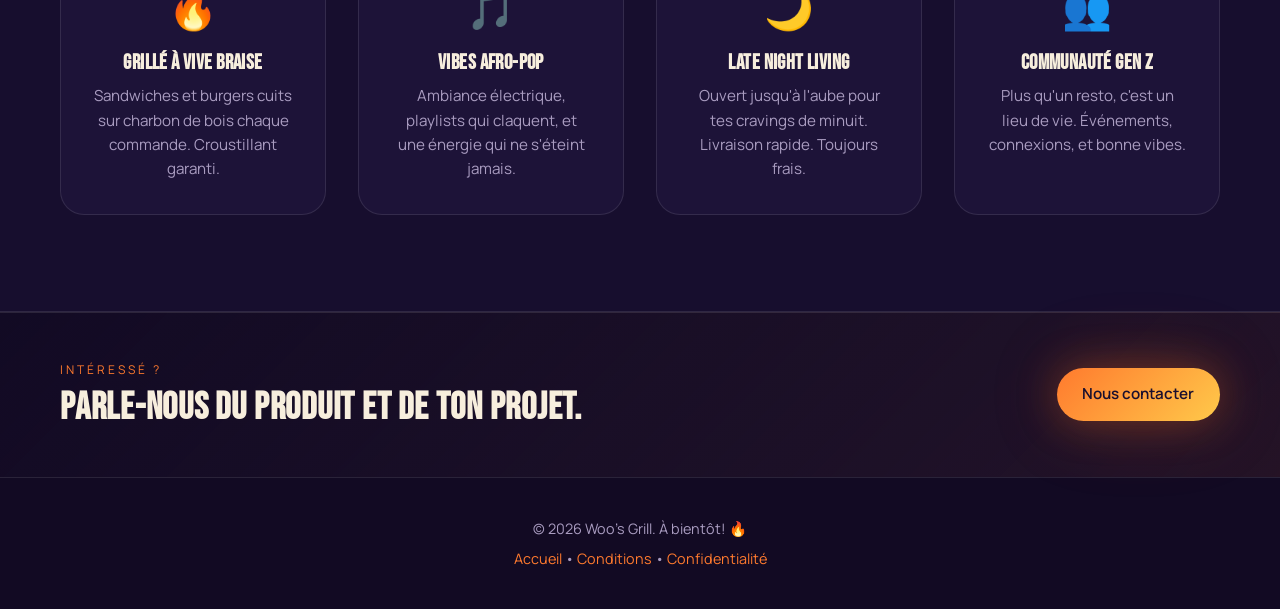
<file: landing.html>
<!doctype html>
<html lang="fr" data-theme="dark">
<head>
  <meta charset="utf-8" />
  <meta name="viewport" content="width=device-width,initial-scale=1" />
  <title>Woo's Grill — Rejois-toi Early Access</title>
  <meta name="description" content="Sois parmi les premiers à goûter Woo's Grill. Inscris-toi et reçois 20% de réduction sur ta première commande." />
  <link rel="preconnect" href="https://fonts.googleapis.com">
  <link rel="preconnect" href="https://fonts.gstatic.com" crossorigin>
  <link href="https://fonts.googleapis.com/css2?family=Bebas+Neue&family=Manrope:wght@400;500;600;700&display=swap" rel="stylesheet">
  <link rel="stylesheet" href="styles.css">
</head>
<body class="landing-page">

<!-- Header: minimal nav with logo -->
<header class="nav landing-nav">
  <div class="nav-inner">
    <a href="index.html" class="brand"><span class="flame">🔥</span><span class="ember-text">WOO'S GRILL</span></a>
    <div class="nav-actions">
      <button class="icon-btn" id="themeToggle" aria-label="Toggle theme">🌙</button>
    </div>
  </div>
</header>

<!-- Landing Hero Section -->
<section class="landing-hero">
  <div class="landing-hero-bg">
    <div class="gradient-mesh"></div>
    <div class="glow-orb orb-1"></div>
    <div class="glow-orb orb-2"></div>
  </div>
  
  <div class="landing-hero-content">
    <div class="landing-badge reveal">🎉 Early Access · Limited Spots · Exclusive Offer</div>
    
    <h1 class="landing-title reveal">
      <span>Sois parmi</span><br>
      <span class="ember-text">les premiers</span><br>
      <span>à découvrir</span><br>
      <span class="flame-emoji">🔥 la braise 🔥</span>
    </h1>
    
    <p class="landing-subtitle reveal">
      Woo's Grill arrive bientôt. Inscris-toi dès maintenant et obtiens <strong>20% de réduction</strong> sur ta première commande + accès VIP aux événements privés.
    </p>

    <div class="landing-form-wrapper">
      <form id="signupForm" class="landing-form">
        <div class="form-group">
          <input 
            type="text" 
            placeholder="Ton nom" 
            name="name" 
            required 
            aria-label="Nom"
          />
          <span class="form-icon">👤</span>
        </div>

        <div class="form-group">
          <input 
            type="email" 
            placeholder="Email" 
            name="email" 
            required 
            aria-label="Email"
          />
          <span class="form-icon">📧</span>
        </div>

        <div class="form-group">
          <input 
            type="tel" 
            placeholder="+33 6 XX XX XX XX" 
            name="phone" 
            aria-label="Téléphone"
          />
          <span class="form-icon">📱</span>
        </div>

        <div class="form-group">
          <select name="interest" required aria-label="Ce qui t'intéresse le plus">
            <option value="">Sélectionne ce qui t'intéresse</option>
            <option value="smash-burgers">Smash Burgers 🍔</option>
            <option value="sandwiches">Sandwiches Grillés 🥪</option>
            <option value="afro-vibes">Ambiance Afro-pop 🎵</option>
            <option value="late-night">Late Night Delivery 🌙</option>
            <option value="events">Événements Privés 🎉</option>
          </select>
          <span class="form-icon">✨</span>
        </div>

        <label class="checkbox-label">
          <input type="checkbox" name="consent" required />
          <span>Je veux recevoir les infos exclusives et les offres spéciales 🔔</span>
        </label>

        <button type="submit" class="btn btn-primary landing-btn" aria-label="S'inscrire maintenant">
          S'inscrire & Obtenir 20% 🎁
        </button>

        <p class="form-note">Pas de spam. Promis. 🤝</p>
      </form>

      <!-- Success Message -->
      <div id="successMessage" class="success-message hidden">
        <div class="success-content">
          <div class="success-icon">✅</div>
          <h2>Bienvenue à bord!</h2>
          <p>Nous t'avons envoyé un email avec ton code promo <strong>WOO20</strong>.</p>
          <p class="secondary">À bientôt pour des nuits qui crépitent! 🔥</p>
          <a href="index.html" class="btn btn-ghost">Retour à l'accueil</a>
        </div>
      </div>
    </div>

    <div class="landing-social reveal">
      <p>Suis-nous pour les dernières nouvelles</p>
      <div class="social-links">
        <a href="#" aria-label="Instagram" title="Instagram">📸</a>
        <a href="#" aria-label="TikTok" title="TikTok">🎬</a>
        <a href="#" aria-label="Twitter" title="Twitter">𝕏</a>
      </div>
    </div>
  </div>
</section>

<!-- Trust Section -->
<section class="landing-trust">
  <div class="container">
    <h2>Pourquoi WOO's GRILL?</h2>
    <div class="trust-grid">
      <div class="trust-card reveal">
        <div class="trust-icon">🔥</div>
        <h3>Grillé à vive braise</h3>
        <p>Sandwiches et burgers cuits sur charbon de bois chaque commande. Croustillant garanti.</p>
      </div>
      <div class="trust-card reveal">
        <div class="trust-icon">🎵</div>
        <h3>Vibes Afro-pop</h3>
        <p>Ambiance électrique, playlists qui claquent, et une énergie qui ne s'éteint jamais.</p>
      </div>
      <div class="trust-card reveal">
        <div class="trust-icon">🌙</div>
        <h3>Late Night Living</h3>
        <p>Ouvert jusqu'à l'aube pour tes cravings de minuit. Livraison rapide. Toujours frais.</p>
      </div>
      <div class="trust-card reveal">
        <div class="trust-icon">👥</div>
        <h3>Communauté Gen Z</h3>
        <p>Plus qu'un resto, c'est un lieu de vie. Événements, connexions, et bonne vibes.</p>
      </div>
    </div>
  </div>
</section>

<section class="page-cta">
  <div class="container cta-inner">
    <div>
      <div class="eyebrow">Intéressé ?</div>
      <h2 class="h-display" style="margin-top:.5rem">Parle-nous du produit et de ton projet.</h2>
    </div>
    <a class="btn btn-primary" href="contact.html">Nous contacter</a>
  </div>
</section>

<footer class="landing-footer">
  <p>&copy; 2026 Woo's Grill. À bientôt! 🔥</p>
  <p class="footer-links"><a href="index.html">Accueil</a> • <a href="#">Conditions</a> • <a href="#">Confidentialité</a></p>
</footer>

<script src="app.js"></script>
<script>
  // Landing page signup form handling
  const form = document.getElementById('signupForm');
  const successMsg = document.getElementById('successMessage');

  if (form) {
    form.addEventListener('submit', async (e) => {
      e.preventDefault();

      // Collect form data
      const formData = new FormData(form);
      const data = {
        name: formData.get('name'),
        email: formData.get('email'),
        phone: formData.get('phone'),
        interest: formData.get('interest'),
        timestamp: new Date().toISOString()
      };

      try {
        // TODO: Replace with your actual backend endpoint
        // Example: await fetch('/api/signup', { method: 'POST', body: JSON.stringify(data) })
        console.log('Signup data:', data);
        
        // Simulate successful submission
        form.classList.add('hidden');
        successMsg.classList.remove('hidden');
        
        // Optional: Send to external service (Mailchimp, Zapier, etc.)
        // You can add integration here
        
      } catch (error) {
        console.error('Signup error:', error);
        alert('Oups! Une erreur est survenue. Réessaye plus tard.');
      }
    });
  }
</script>
</body>
</html>
</file>
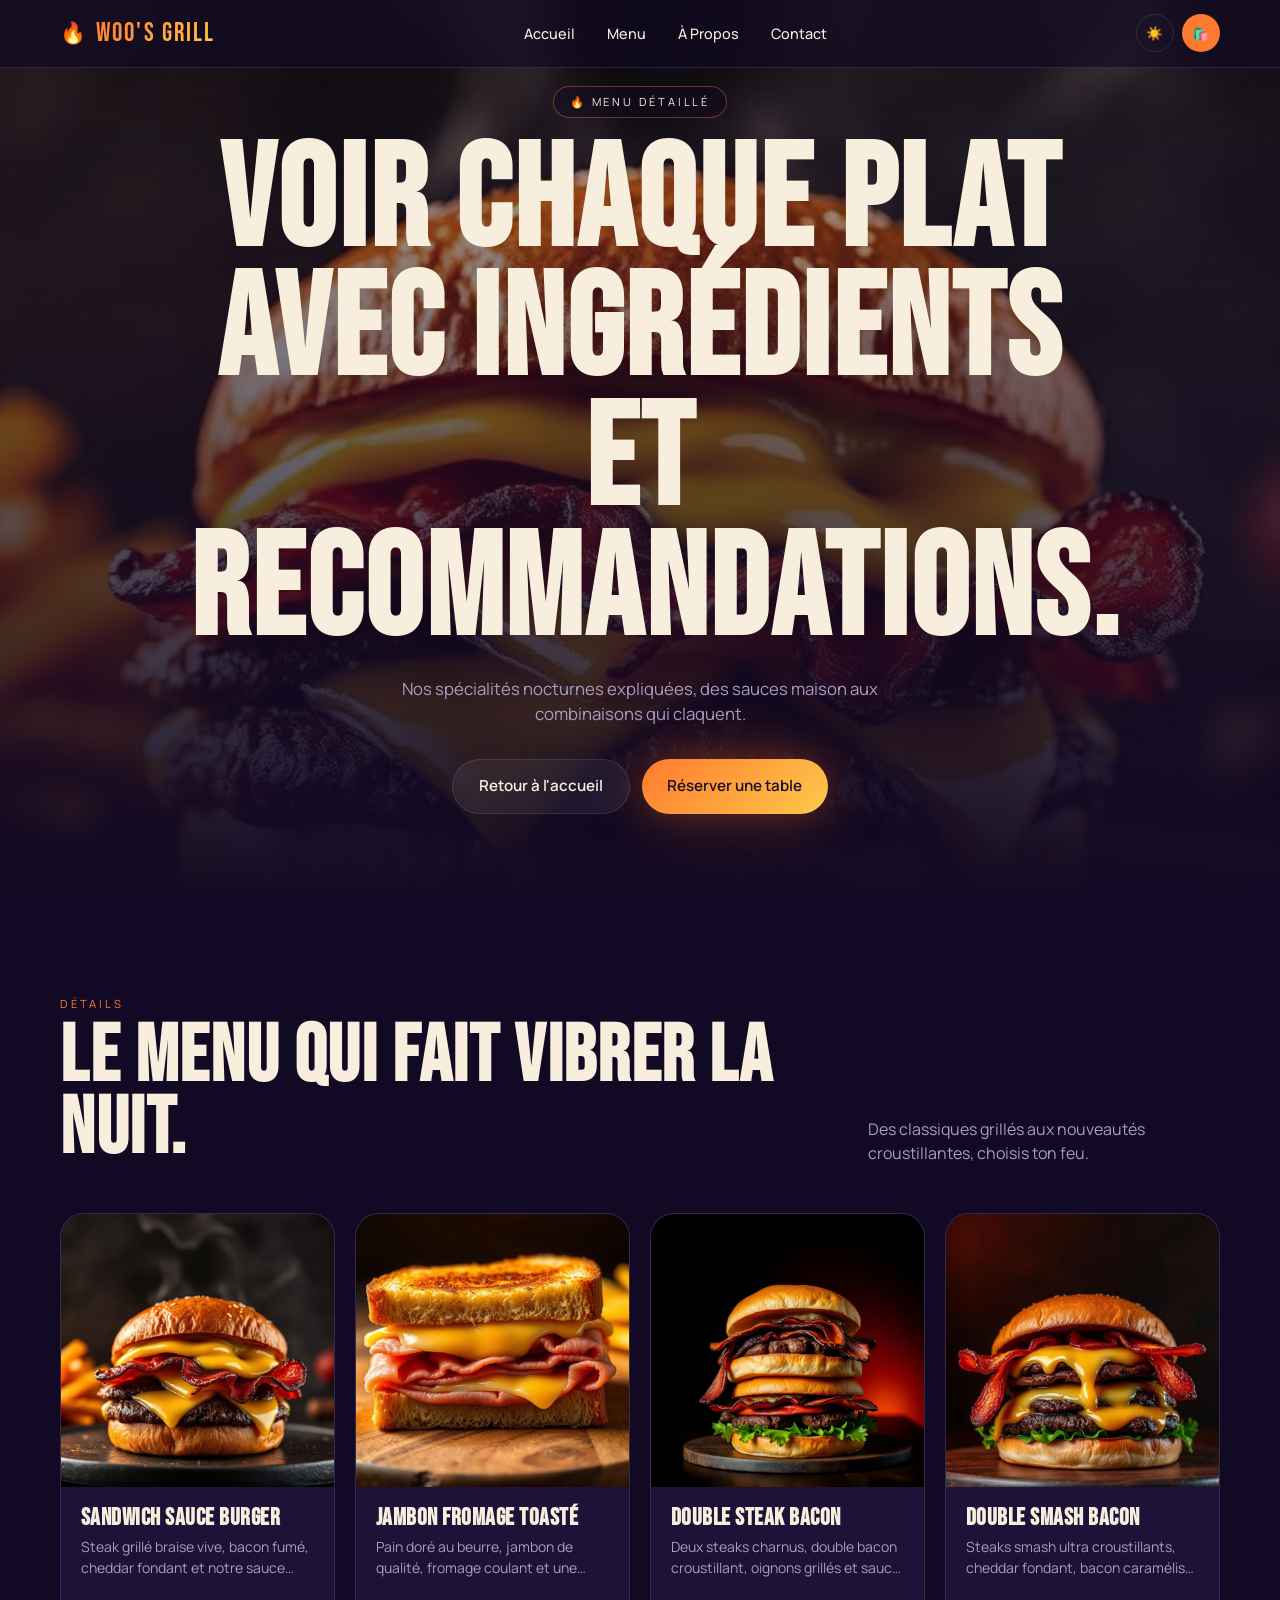
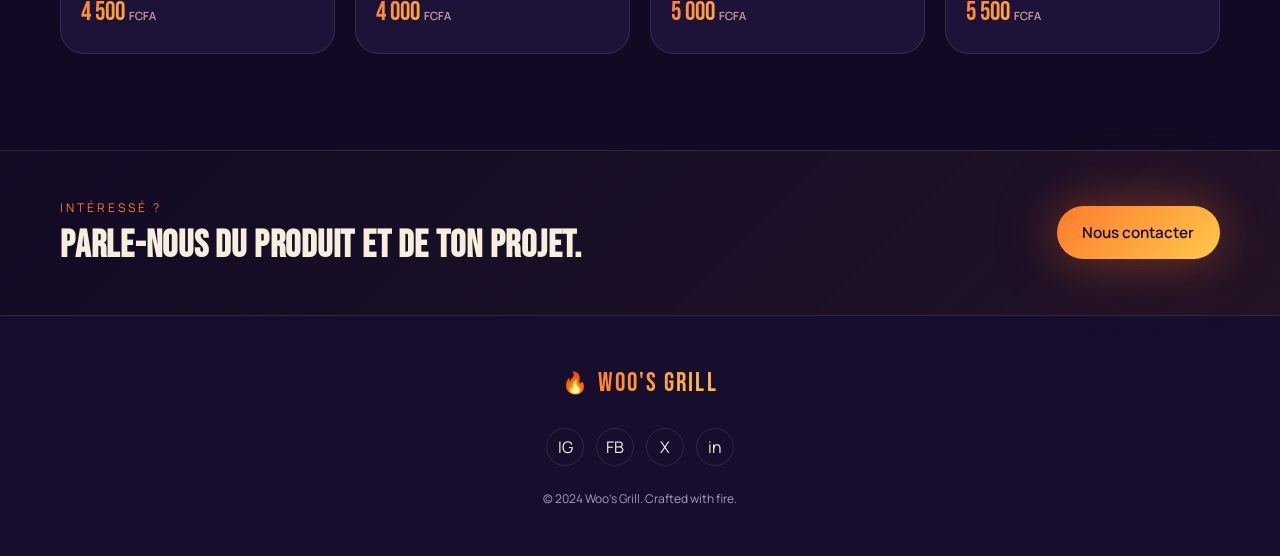
<file: menu.html>
<!doctype html>
<html lang="fr" data-theme="dark">
<head>
  <meta charset="utf-8" />
  <meta name="viewport" content="width=device-width,initial-scale=1" />
  <title>Menu détaillé — Woo's Grill</title>
  <meta name="description" content="Découvrez le menu détaillé de Woo's Grill : smash burgers, spécialités nocturnes et recettes maison." />
  <link rel="preconnect" href="https://fonts.googleapis.com">
  <link rel="preconnect" href="https://fonts.gstatic.com" crossorigin>
  <link href="https://fonts.googleapis.com/css2?family=Bebas+Neue&family=Manrope:wght@400;500;600;700&display=swap" rel="stylesheet">
  <link rel="stylesheet" href="styles.css">
</head>
<body>
<header class="nav">
  <div class="nav-inner">
    <a href="index.html" class="brand"><span class="flame">🔥</span><span class="ember-text">WOO'S GRILL</span></a>
    <nav class="links">
      <a href="index.html">Accueil</a>
      <a href="menu.html">Menu</a>
      <a href="about.html">À Propos</a>
      <a href="contact.html">Contact</a>
    </nav>
    <div class="nav-actions">
      <button class="icon-btn" id="themeToggle" aria-label="Toggle theme">🌙</button>
      <button class="icon-btn primary" aria-label="Panier">🛍️</button>
      <button class="icon-btn" id="menuToggle" aria-label="Menu">☰</button>
    </div>
  </div>
  <div id="mobileMenu">
    <a href="index.html">Accueil</a><a href="menu.html">Menu</a><a href="about.html">À Propos</a><a href="contact.html">Contact</a>
  </div>
</header>

<section class="hero">
  <div class="hero-bg"><img src="/img/menu-1.jpg" alt="Menu de grill" /></div>
  <div class="hero-overlay"></div>
  <div class="grain"></div>
  <div class="hero-content">
    <div class="badge reveal">🔥 Menu détaillé</div>
    <h1 class="reveal"><span>Voir chaque plat</span><br><span>avec ingrédients</span><br><span>et recommandations.</span></h1>
    <p class="lead reveal">Nos spécialités nocturnes expliquées, des sauces maison aux combinaisons qui claquent.</p>
    <div class="cta reveal">
      <a href="index.html" class="btn btn-ghost">Retour à l'accueil</a>
      <a href="contact.html" class="btn btn-primary">Réserver une table</a>
    </div>
  </div>
</section>

<section>
  <div class="container">
    <div class="section-head reveal">
      <div>
        <div class="eyebrow">Détails</div>
        <h2 class="h-display" style="margin-top:.5rem">Le menu qui fait vibrer la nuit.</h2>
      </div>
      <p style="color:var(--muted)">Des classiques grillés aux nouveautés croustillantes, choisis ton feu.</p>
    </div>

    <div class="menu-grid">
      <article class="card reveal">
        <div class="card-img"><img src="/img/menu-1.jpg" alt="Sandwich Sauce Burger" /></div>
        <div class="card-body">
          <h3>Sandwich Sauce Burger</h3>
          <p>Steak grillé braise vive, bacon fumé, cheddar fondant et notre sauce secrète à base de piment doux.</p>
          <div class="price-row"><span class="price ember-text">4 500 <small>FCFA</small></span></div>
        </div>
      </article>
      <article class="card reveal">
        <div class="card-img"><img src="/img/menu-2.jpg" alt="Jambon Fromage Toasté" /></div>
        <div class="card-body">
          <h3>Jambon Fromage Toasté</h3>
          <p>Pain doré au beurre, jambon de qualité, fromage coulant et une pointe de moutarde maison.</p>
          <div class="price-row"><span class="price ember-text">4 000 <small>FCFA</small></span></div>
        </div>
      </article>
      <article class="card reveal">
        <div class="card-img"><img src="/img/menu-3.jpg" alt="Double Steak Bacon" /></div>
        <div class="card-body">
          <h3>Double Steak Bacon</h3>
          <p>Deux steaks charnus, double bacon croustillant, oignons grillés et sauce BBQ maison.</p>
          <div class="price-row"><span class="price ember-text">5 000 <small>FCFA</small></span></div>
        </div>
      </article>
      <article class="card reveal">
        <div class="card-img"><img src="/img/menu-4.jpg" alt="Double Smash Bacon" /></div>
        <div class="card-body">
          <h3>Double Smash Bacon</h3>
          <p>Steaks smash ultra croustillants, cheddar fondant, bacon caramélisé et pickles maison.</p>
          <div class="price-row"><span class="price ember-text">5 500 <small>FCFA</small></span></div>
        </div>
      </article>
    </div>
  </div>
</section>

<section class="page-cta">
  <div class="container cta-inner">
    <div>
      <div class="eyebrow">Intéressé ?</div>
      <h2 class="h-display" style="margin-top:.5rem">Parle-nous du produit et de ton projet.</h2>
    </div>
    <a class="btn btn-primary" href="contact.html">Nous contacter</a>
  </div>
</section>

<footer>
  <a href="index.html" class="brand" style="justify-content:center"><span class="flame">🔥</span><span class="ember-text">WOO'S GRILL</span></a>
  <div class="socials">
    <a class="icon-btn" href="https://instagram.com" target="_blank" rel="noopener">IG</a>
    <a class="icon-btn" href="https://facebook.com" target="_blank" rel="noopener">FB</a>
    <a class="icon-btn" href="https://twitter.com" target="_blank" rel="noopener">X</a>
    <a class="icon-btn" href="https://linkedin.com" target="_blank" rel="noopener">in</a>
  </div>
  <div class="copy">&copy; 2024 Woo's Grill. Crafted with fire.</div>
</footer>

<script src="app.js" defer></script>
</body>
</html>
</file>
<file: styles.css>
/*
  styles.css (extracted)
  - Theme variables: light/dark color tokens are defined in :root and
    the html[data-theme="dark"] override.
  - Layout & components: sections below are grouped (NAV, HERO, MENU, etc.).
  - Keep styles minimal and responsive; prefer utility-like classes.
*/
:root{
  --bg:#fbf5ec; --fg:#231708; --card:#ffffff; --muted:#7a6a55;
  --border:#e6dccb; --primary:#e8631c; --primary-fg:#fff;
  --accent:#f0b73a; --night1:#2a1a4a; --night2:#5a1f2a; --night3:#e8631c;
}
html[data-theme="dark"]{
  --bg:#120a24; --fg:#f7eedd; --card:#1d1338; --muted:#a99cc0;
  --border:rgba(255,255,255,.1); --primary:#ff7a2e; --primary-fg:#1a0f2e;
  --accent:#ffc94a; --night1:#0e0820; --night2:#3a1224; --night3:#ff7a2e;
}
*{box-sizing:border-box;margin:0;padding:0}
html{scroll-behavior:smooth}
body{
  font-family:Manrope,system-ui,sans-serif;
  background:var(--bg); color:var(--fg);
  -webkit-font-smoothing:antialiased; line-height:1.5;
  transition:background .4s, color .4s;
}
img{max-width:100%;display:block}
a{color:inherit;text-decoration:none}
h1,h2,h3{font-family:"Bebas Neue",sans-serif;letter-spacing:.02em;line-height:.9}
.container{max-width:1200px;margin:0 auto;padding:0 1.25rem}
.ember-text{
  background:linear-gradient(135deg,var(--primary),var(--accent));
  -webkit-background-clip:text;background-clip:text;color:transparent;
}
.btn{display:inline-flex;align-items:center;gap:.5rem;padding:.95rem 1.6rem;border-radius:999px;font-weight:600;font-size:.95rem;cursor:pointer;border:0;transition:transform .2s, box-shadow .3s;font-family:inherit}
.btn-primary{background:linear-gradient(135deg,var(--primary),var(--accent));color:var(--primary-fg);box-shadow:0 0 40px rgba(232,99,28,.35),0 0 80px rgba(232,99,28,.18)}
.btn-primary:hover{transform:scale(1.05)}
.btn-ghost{background:rgba(255,255,255,.06);color:var(--fg);border:1px solid var(--border);backdrop-filter:blur(8px)}
.btn-ghost:hover{background:rgba(255,255,255,.12)}

/* NAV */
header.nav{position:fixed;top:0;left:0;right:0;z-index:50;backdrop-filter:blur(16px);background:color-mix(in oklab,var(--bg) 65%,transparent);border-bottom:1px solid var(--border)}
.nav-inner{display:flex;align-items:center;justify-content:space-between;padding:.85rem 1.25rem;max-width:1200px;margin:0 auto}
.brand{display:flex;align-items:center;gap:.5rem;font-family:"Bebas Neue",sans-serif;font-size:1.65rem;letter-spacing:.08em}
.flame{display:inline-block;font-size:1.3rem;animation:flicker 3s ease-in-out infinite}
@keyframes flicker{0%,100%{opacity:1;filter:brightness(1)}50%{opacity:.85;filter:brightness(1.2)}}
nav.links{display:none;gap:2rem;font-size:.9rem;font-weight:500}
nav.links a{position:relative;padding:.25rem 0}
nav.links a::after{content:"";position:absolute;left:0;bottom:-4px;height:2px;width:0;background:var(--primary);transition:width .3s}
nav.links a:hover::after{width:100%}
.nav-actions{display:flex;align-items:center;gap:.5rem}
.icon-btn{width:38px;height:38px;display:inline-flex;align-items:center;justify-content:center;border-radius:999px;border:1px solid var(--border);background:transparent;color:var(--fg);cursor:pointer;transition:background .2s, transform .2s}
.icon-btn:hover{background:rgba(255,255,255,.08)}
.icon-btn.primary{background:var(--primary);color:var(--primary-fg);border-color:transparent}
.icon-btn.primary:hover{transform:scale(1.08)}
#menuToggle{display:inline-flex}
#mobileMenu{display:none;border-top:1px solid var(--border);background:color-mix(in oklab,var(--bg) 95%,transparent);padding:1rem 1.25rem}
#mobileMenu.open{display:flex;flex-direction:column;gap:.75rem}
@media(min-width:768px){nav.links{display:flex}#menuToggle{display:none}}

/* HERO */
.hero{position:relative;height:100vh;min-height:600px;overflow:hidden;display:flex;align-items:center;justify-content:center;text-align:center;padding:0 1rem}
.hero-bg{position:absolute;inset:0;will-change:transform}
.hero-bg img{width:100%;height:100%;object-fit:cover;transform:scale(1.1)}
.hero-overlay{position:absolute;inset:0;background:linear-gradient(to top,var(--bg) 0%,color-mix(in oklab,var(--bg) 65%,transparent) 50%,color-mix(in oklab,var(--bg) 25%,transparent) 100%)}
.grain{position:absolute;inset:0;background-image:radial-gradient(rgba(255,255,255,.04) 1px,transparent 1px);background-size:3px 3px;mix-blend-mode:overlay;opacity:.4;pointer-events:none}
.sparks{position:absolute;inset:0;pointer-events:none;overflow:hidden}
.spark{position:absolute;bottom:-10px;width:4px;height:4px;border-radius:50%;background:var(--primary);box-shadow:0 0 8px var(--primary);animation:float-up linear infinite}
@keyframes float-up{0%{transform:translateY(0) scale(.4);opacity:0}20%{opacity:.9}100%{transform:translateY(-110vh) scale(1.3);opacity:0}}
.hero-content{position:relative;z-index:2;max-width:900px}
.badge{display:inline-flex;align-items:center;gap:.4rem;padding:.4rem 1rem;border-radius:999px;border:1px solid color-mix(in oklab,var(--primary) 40%,transparent);background:color-mix(in oklab,var(--bg) 40%,transparent);backdrop-filter:blur(8px);font-size:.7rem;text-transform:uppercase;letter-spacing:.25em;margin-bottom:1.25rem}
.hero h1{font-size:clamp(3.5rem,12vw,9rem)}
.hero p.lead{margin-top:1.25rem;color:var(--muted);font-size:1.05rem;max-width:34rem;margin-left:auto;margin-right:auto}
.hero .cta{margin-top:2rem;display:flex;gap:.75rem;justify-content:center;flex-wrap:wrap}
.reveal{opacity:0;transform:translateY(40px);transition:opacity .8s ease,transform .8s ease}
.reveal.in{opacity:1;transform:none}

.features{padding-top:4rem;padding-bottom:2rem}
.feature-grid{display:grid;gap:1.25rem;grid-template-columns:1fr}
@media(min-width:768px){.feature-grid{grid-template-columns:repeat(3,1fr)}}
.feature-grid .card{min-height:250px;display:flex;flex-direction:column;justify-content:space-between}
.feature-grid .card-body{padding:1.8rem}

/* MENU */
section{padding:6rem 1.25rem}
.section-head{display:flex;flex-direction:column;gap:1rem;margin-bottom:3rem}
.eyebrow{font-size:.7rem;text-transform:uppercase;letter-spacing:.25em;color:var(--primary)}
.h-display{font-size:clamp(2.5rem,7vw,5rem)}
.menu-grid{display:grid;gap:1.25rem;grid-template-columns:1fr}
@media(min-width:640px){.menu-grid{grid-template-columns:repeat(2,1fr)}.section-head{flex-direction:row;justify-content:space-between;align-items:flex-end}.section-head p{max-width:22rem}}
@media(min-width:1024px){.menu-grid{grid-template-columns:repeat(4,1fr)}}
.card{background:var(--card);border:1px solid var(--border);border-radius:1.5rem;overflow:hidden;transition:transform .35s ease, box-shadow .35s ease}
.card:hover{transform:translateY(-8px);box-shadow:0 20px 60px rgba(0,0,0,.25)}
.card-img{position:relative;aspect-ratio:1/1;overflow:hidden}
.card-img img{width:100%;height:100%;object-fit:cover;transition:transform .8s}
.card:hover .card-img img{transform:scale(1.1)}
.tag{position:absolute;top:.75rem;left:.75rem;background:color-mix(in oklab,var(--bg) 80%,transparent);backdrop-filter:blur(8px);padding:.3rem .7rem;border-radius:999px;font-size:.65rem;text-transform:uppercase;letter-spacing:.1em;font-weight:600}
.card-body{padding:1.25rem}
.card-body h3{font-size:1.5rem;margin-bottom:.5rem}
.card-body p{font-size:.875rem;color:var(--muted);margin-bottom:1rem;display:-webkit-box;-webkit-line-clamp:2;-webkit-box-orient:vertical;overflow:hidden}
.price-row{display:flex;justify-content:space-between;align-items:center}
.price{font-family:"Bebas Neue",sans-serif;font-size:1.6rem}
.price small{font-family:Manrope;font-size:.7rem;color:var(--muted)}

/* ABOUT */
.about{background:linear-gradient(135deg,var(--night1) 0%,var(--night2) 60%,var(--night3) 100%);color:#fff;position:relative;overflow:hidden}
.about .grain{opacity:.3}
.about-grid{display:grid;gap:3rem;align-items:center;position:relative}
@media(min-width:1024px){.about-grid{grid-template-columns:1fr 1fr;gap:5rem}}
.about-img{position:relative}
.about-img::before{content:"";position:absolute;inset:-1rem;background:linear-gradient(135deg,var(--primary),var(--accent));opacity:.3;filter:blur(60px);border-radius:50%}
.about-img img{position:relative;border-radius:1.5rem;aspect-ratio:1/1;object-fit:cover;box-shadow:0 25px 60px rgba(0,0,0,.5)}
.about-text .eyebrow{color:var(--accent)}
.about-text p{color:rgba(255,255,255,.8);margin-top:1rem;font-size:1.05rem;line-height:1.7}
.stats{margin-top:2rem;display:grid;grid-template-columns:repeat(3,1fr);gap:1rem}
.stat{background:rgba(255,255,255,.05);border:1px solid rgba(255,255,255,.1);backdrop-filter:blur(8px);padding:1rem;border-radius:1rem}
.stat-num{font-family:"Bebas Neue",sans-serif;font-size:1.9rem}
.stat-lbl{font-size:.7rem;color:rgba(255,255,255,.6);margin-top:.25rem}

/* CONTACT */
.contact-wrap{max-width:640px;margin:0 auto;text-align:center}
form{margin-top:2.5rem;display:flex;flex-direction:column;gap:1rem;text-align:left}
.form-row{display:grid;gap:1rem;grid-template-columns:1fr}
@media(min-width:640px){.form-row{grid-template-columns:1fr 1fr}}
input,textarea{width:100%;padding:1rem 1.25rem;border-radius:1rem;border:1px solid var(--border);background:var(--card);color:var(--fg);font-family:inherit;font-size:.95rem;outline:none;transition:border-color .2s}
input:focus,textarea:focus{border-color:var(--primary)}
textarea{resize:none;min-height:130px}
form .btn-primary{width:100%;justify-content:center}

/* FOOTER */
footer{border-top:1px solid var(--border);background:color-mix(in oklab,var(--card) 50%,transparent);padding:3rem 1.25rem;text-align:center}
.socials{display:flex;justify-content:center;gap:.75rem;margin:1.5rem 0}
.socials a{transition:transform .2s, border-color .2s,color .2s}
.socials a:hover{transform:translateY(-4px);border-color:var(--primary);color:var(--primary)}
footer .copy{font-size:.75rem;color:var(--muted)}

.page-cta{padding:3rem 1.25rem;background:linear-gradient(135deg,color-mix(in oklab,var(--bg) 95%,transparent),color-mix(in oklab,var(--primary) 8%,transparent));border-top:1px solid var(--border)}
.page-cta .cta-inner{display:flex;align-items:center;justify-content:space-between;gap:1rem;max-width:1200px;margin:0 auto}
.page-cta .eyebrow{font-size:.75rem;text-transform:uppercase;letter-spacing:.25em;color:var(--primary);margin-bottom:.5rem}
.page-cta h2{font-size:clamp(1.8rem,3vw,2.4rem);margin:0;line-height:1.1}
.page-cta--contact{background:color-mix(in oklab,var(--card) 95%,transparent)}
@media(max-width:768px){.page-cta .cta-inner{flex-direction:column;align-items:flex-start}.page-cta .btn{width:100%;justify-content:center}}

/* ===== LANDING PAGE ===== */
body.landing-page{overflow-x:hidden}

.landing-nav{background:color-mix(in oklab,var(--bg) 50%,transparent)}
.landing-nav .nav-inner{justify-content:flex-start;gap:auto}
.landing-nav .brand{margin-right:auto}

.landing-hero{position:relative;min-height:100vh;display:flex;align-items:center;justify-content:center;padding:8rem 1.25rem 3rem;overflow:hidden}
.landing-hero-bg{position:absolute;inset:0;z-index:-1}
.gradient-mesh{position:absolute;inset:0;background:radial-gradient(at 30% 50%,var(--night1) 0%,transparent 50%),radial-gradient(at 70% 30%,var(--night2) 0%,transparent 50%),linear-gradient(135deg,var(--bg),var(--primary))}

.glow-orb{position:absolute;border-radius:50%;filter:blur(100px);opacity:.4}
.orb-1{width:600px;height:600px;background:var(--primary);top:-200px;left:-200px;animation:float-orb 20s ease-in-out infinite}
.orb-2{width:400px;height:400px;background:var(--accent);bottom:-100px;right:-100px;animation:float-orb 25s ease-in-out infinite 2s}
@keyframes float-orb{0%,100%{transform:translate(0,0)}50%{transform:translate(30px,50px)}}

.landing-hero-content{position:relative;z-index:2;max-width:700px;text-align:center;width:100%}
.landing-badge{display:inline-flex;align-items:center;gap:.4rem;padding:.5rem 1.2rem;border-radius:999px;border:1px solid color-mix(in oklab,var(--primary) 40%,transparent);background:color-mix(in oklab,var(--bg) 20%,transparent);backdrop-filter:blur(12px);font-size:.7rem;text-transform:uppercase;letter-spacing:.25em;margin-bottom:1.5rem;box-shadow:0 0 30px rgba(232,99,28,.2)}

.landing-title{font-size:clamp(2.5rem,9vw,5.5rem);line-height:.95;margin-bottom:1.5rem;color:var(--fg)}
.landing-title .flame-emoji{display:block;margin:.5rem 0}

.landing-subtitle{font-size:1.1rem;color:var(--muted);margin-bottom:2.5rem;line-height:1.7;max-width:600px;margin-left:auto;margin-right:auto}
.landing-subtitle strong{color:var(--primary);font-weight:600}

.landing-form-wrapper{position:relative;margin:3rem 0}
.landing-form{display:flex;flex-direction:column;gap:1rem;background:color-mix(in oklab,var(--card) 80%,transparent);backdrop-filter:blur(16px);border:1px solid var(--border);padding:2rem;border-radius:2rem;box-shadow:0 20px 60px rgba(0,0,0,.3)}

.form-group{position:relative;display:flex;align-items:center}
.form-group input,.form-group select{width:100%;padding:1rem 1.25rem 1rem 3.25rem;border-radius:1.25rem;border:1px solid var(--border);background:color-mix(in oklab,var(--bg) 50%,transparent);color:var(--fg);font-family:inherit;font-size:.95rem;outline:none;transition:border-color .2s, background .2s}
.form-group input::placeholder{color:var(--muted)}
.form-group input:focus,.form-group select:focus{border-color:var(--primary);background:color-mix(in oklab,var(--bg) 60%,transparent)}
.form-group select{appearance:none;padding-right:2.5rem;background-image:url("data:image/svg+xml,%3Csvg xmlns='http://www.w3.org/2000/svg' width='12' height='8' viewBox='0 0 12 8'%3E%3Cpath fill='%23ff7a2e' d='M1 1l5 5 5-5'/%3E%3C/svg%3E");background-repeat:no-repeat;background-position:right 1.25rem center;background-color:color-mix(in oklab,var(--bg) 50%,transparent)}
html[data-theme="light"] .form-group select{background-image:url("data:image/svg+xml,%3Csvg xmlns='http://www.w3.org/2000/svg' width='12' height='8' viewBox='0 0 12 8'%3E%3Cpath fill='%23e8631c' d='M1 1l5 5 5-5'/%3E%3C/svg%3E")}

.form-icon{position:absolute;left:1rem;font-size:1.2rem;pointer-events:none}

.checkbox-label{display:flex;align-items:center;gap:.75rem;cursor:pointer;font-size:.95rem;color:var(--fg);margin-top:.5rem}
.checkbox-label input{width:20px;height:20px;cursor:pointer;accent-color:var(--primary)}

.landing-btn{width:100%;justify-content:center;font-size:1rem;padding:1.15rem 2rem;margin-top:.5rem}
.landing-btn:hover{transform:scale(1.02)}

.form-note{text-align:center;font-size:.8rem;color:var(--muted);margin-top:.75rem}

.hidden{display:none !important}

.success-message{padding:2rem;background:linear-gradient(135deg,rgba(76,175,80,.1),rgba(76,175,80,.05));border:1px solid rgba(76,175,80,.3);border-radius:1.5rem;text-align:center}
.success-content{display:flex;flex-direction:column;gap:1rem;align-items:center}
.success-icon{font-size:3rem;animation:bounce-in .6s ease-out}
@keyframes bounce-in{0%{transform:scale(.5);opacity:0}100%{transform:scale(1);opacity:1}}
.success-message h2{color:var(--fg);font-size:1.8rem;margin:0}
.success-message p{color:var(--muted);margin:0}
.success-message p.secondary{font-size:.95rem}
.success-message .btn{margin-top:1rem}

.landing-social{margin-top:3rem;text-align:center}
.landing-social p{color:var(--muted);font-size:.95rem;margin-bottom:1rem}
.social-links{display:flex;justify-content:center;gap:1rem}
.social-links a{display:inline-flex;align-items:center;justify-content:center;width:50px;height:50px;border-radius:50%;border:1px solid var(--border);background:color-mix(in oklab,var(--card) 50%,transparent);font-size:1.5rem;transition:transform .2s, background .2s, border-color .2s}
.social-links a:hover{transform:translateY(-4px);background:var(--primary);border-color:var(--primary)}

.landing-trust{background:color-mix(in oklab,var(--card) 50%,transparent);border-top:1px solid var(--border);border-bottom:1px solid var(--border)}
.landing-trust h2{font-size:clamp(2rem,5vw,3rem);margin-bottom:3rem;text-align:center}
.trust-grid{display:grid;gap:2rem;grid-template-columns:1fr}
@media(min-width:768px){.trust-grid{grid-template-columns:repeat(2,1fr)}}
@media(min-width:1024px){.trust-grid{grid-template-columns:repeat(4,1fr)}}
.trust-card{background:var(--card);border:1px solid var(--border);border-radius:1.5rem;padding:2rem;text-align:center;transition:transform .3s, box-shadow .3s}
.trust-card:hover{transform:translateY(-8px);box-shadow:0 15px 40px rgba(0,0,0,.15)}
.trust-icon{font-size:2.5rem;margin-bottom:1rem}
.trust-card h3{font-size:1.3rem;margin-bottom:.75rem}
.trust-card p{color:var(--muted);font-size:.95rem;line-height:1.6}

.landing-footer{border-top:1px solid var(--border);background:color-mix(in oklab,var(--bg) 80%,transparent);padding:2rem 1.25rem;text-align:center}
.landing-footer p{font-size:.9rem;color:var(--muted);margin:.5rem 0}
.landing-footer .footer-links a{color:var(--primary);transition:color .2s}
.landing-footer .footer-links a:hover{color:var(--accent)}

@media(max-width:640px){
  .landing-title{line-height:1}
  .landing-form{padding:1.5rem}
  .form-group input,.form-group select{padding:.9rem 1rem .9rem 2.75rem}
  .form-icon{font-size:1rem;left:.75rem}
  .landing-social{margin-top:2rem}
}
</file>
